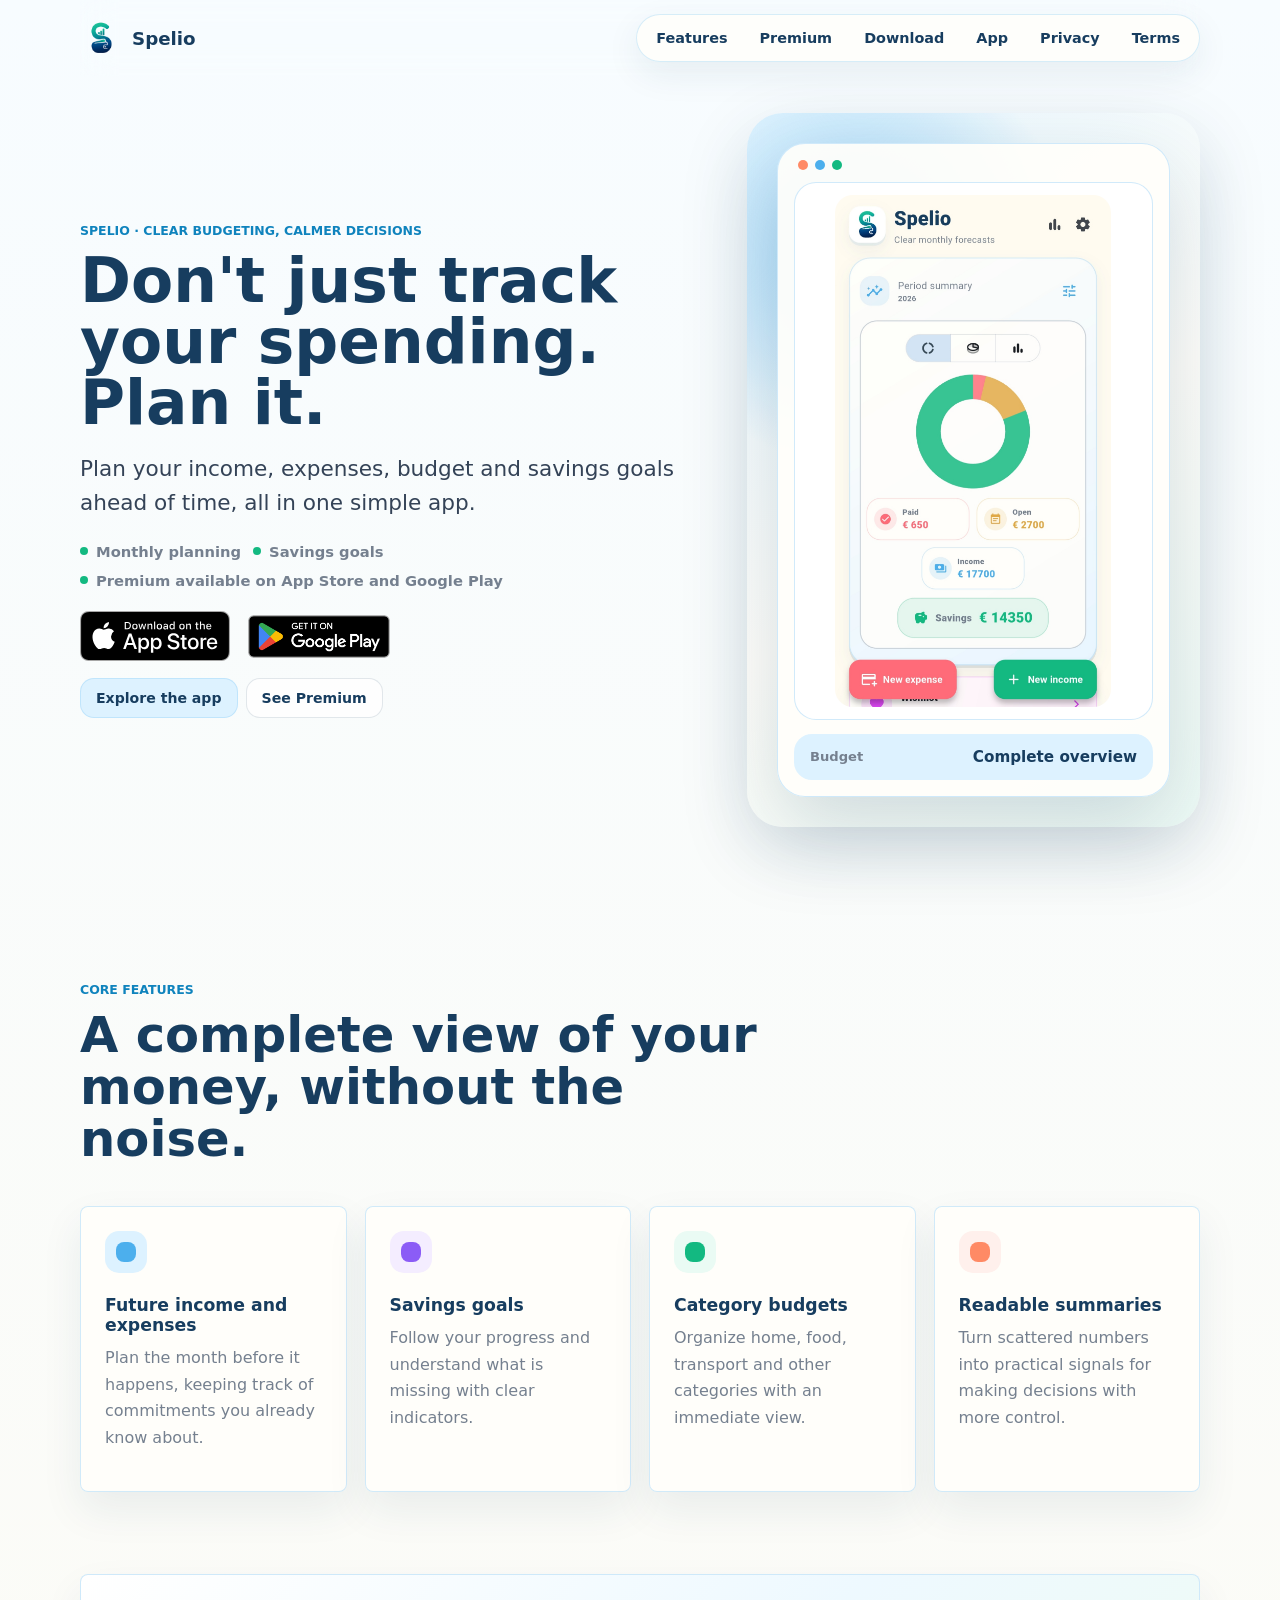
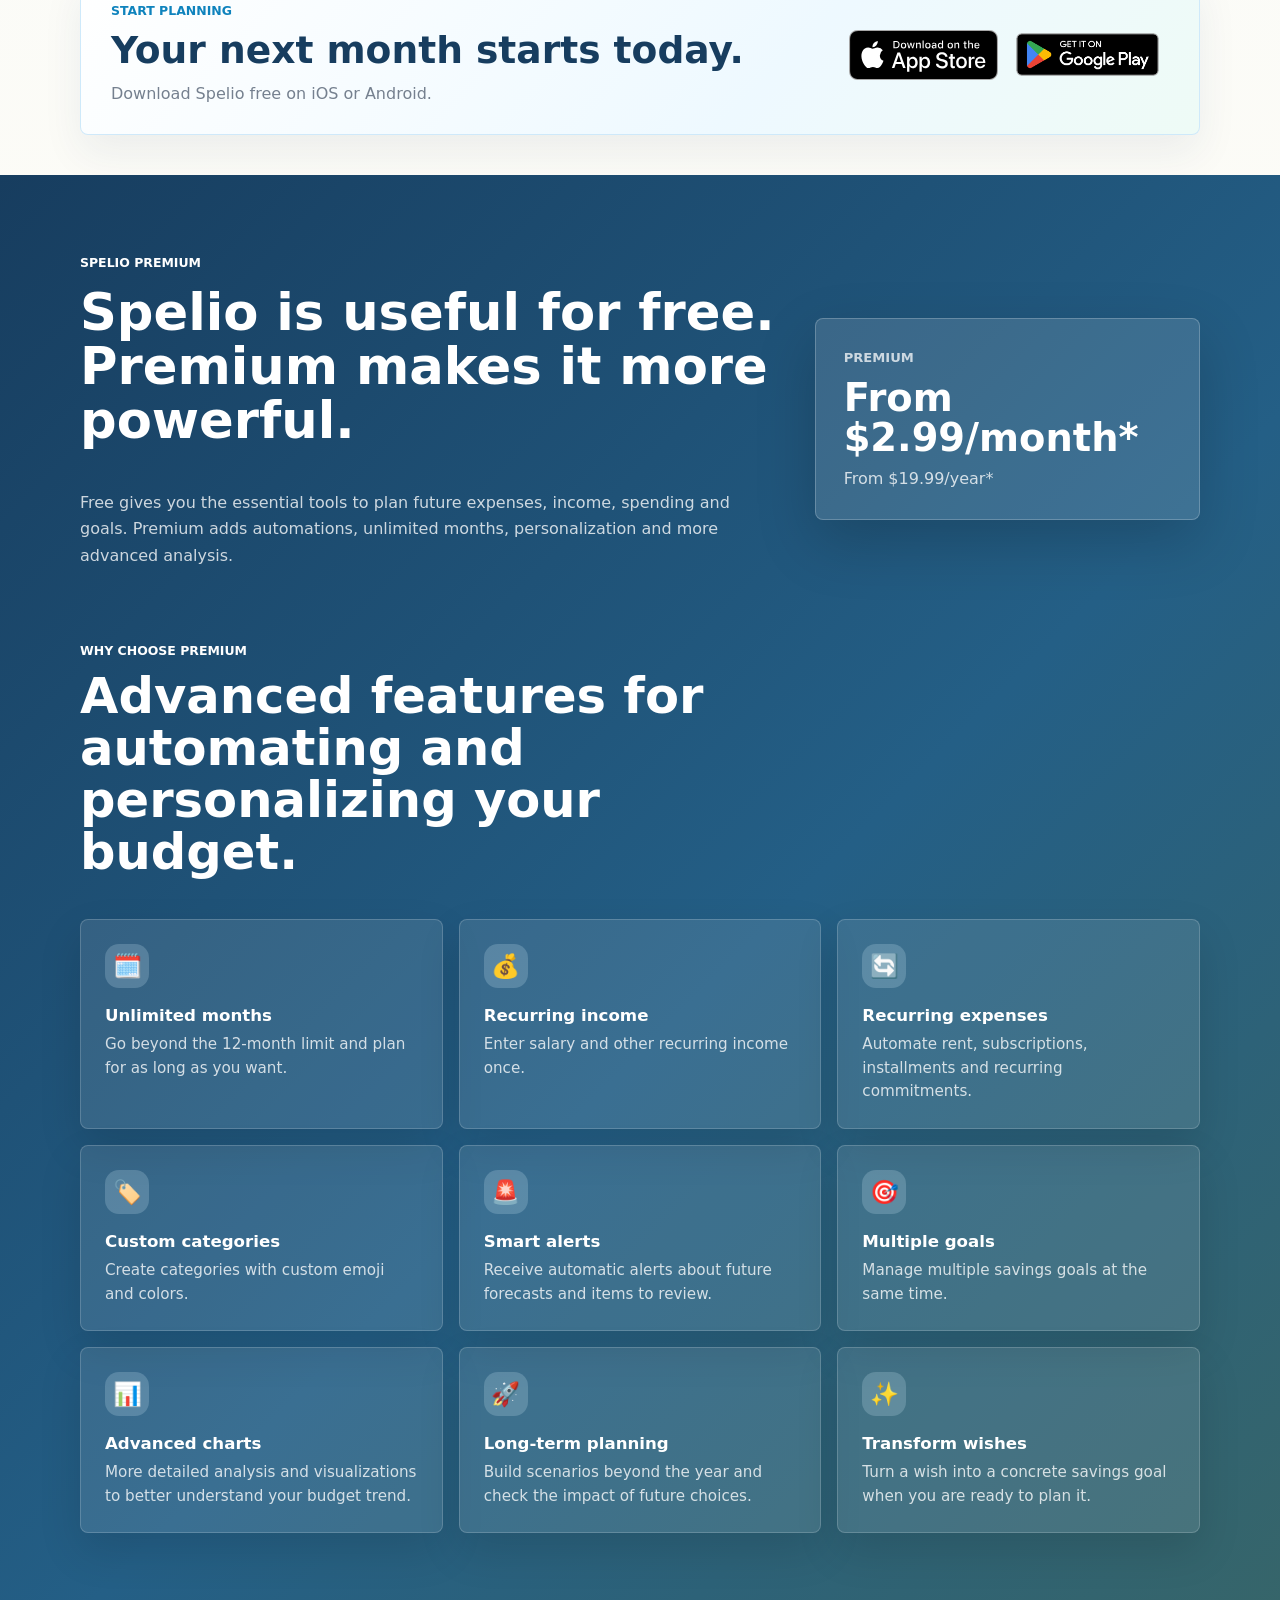
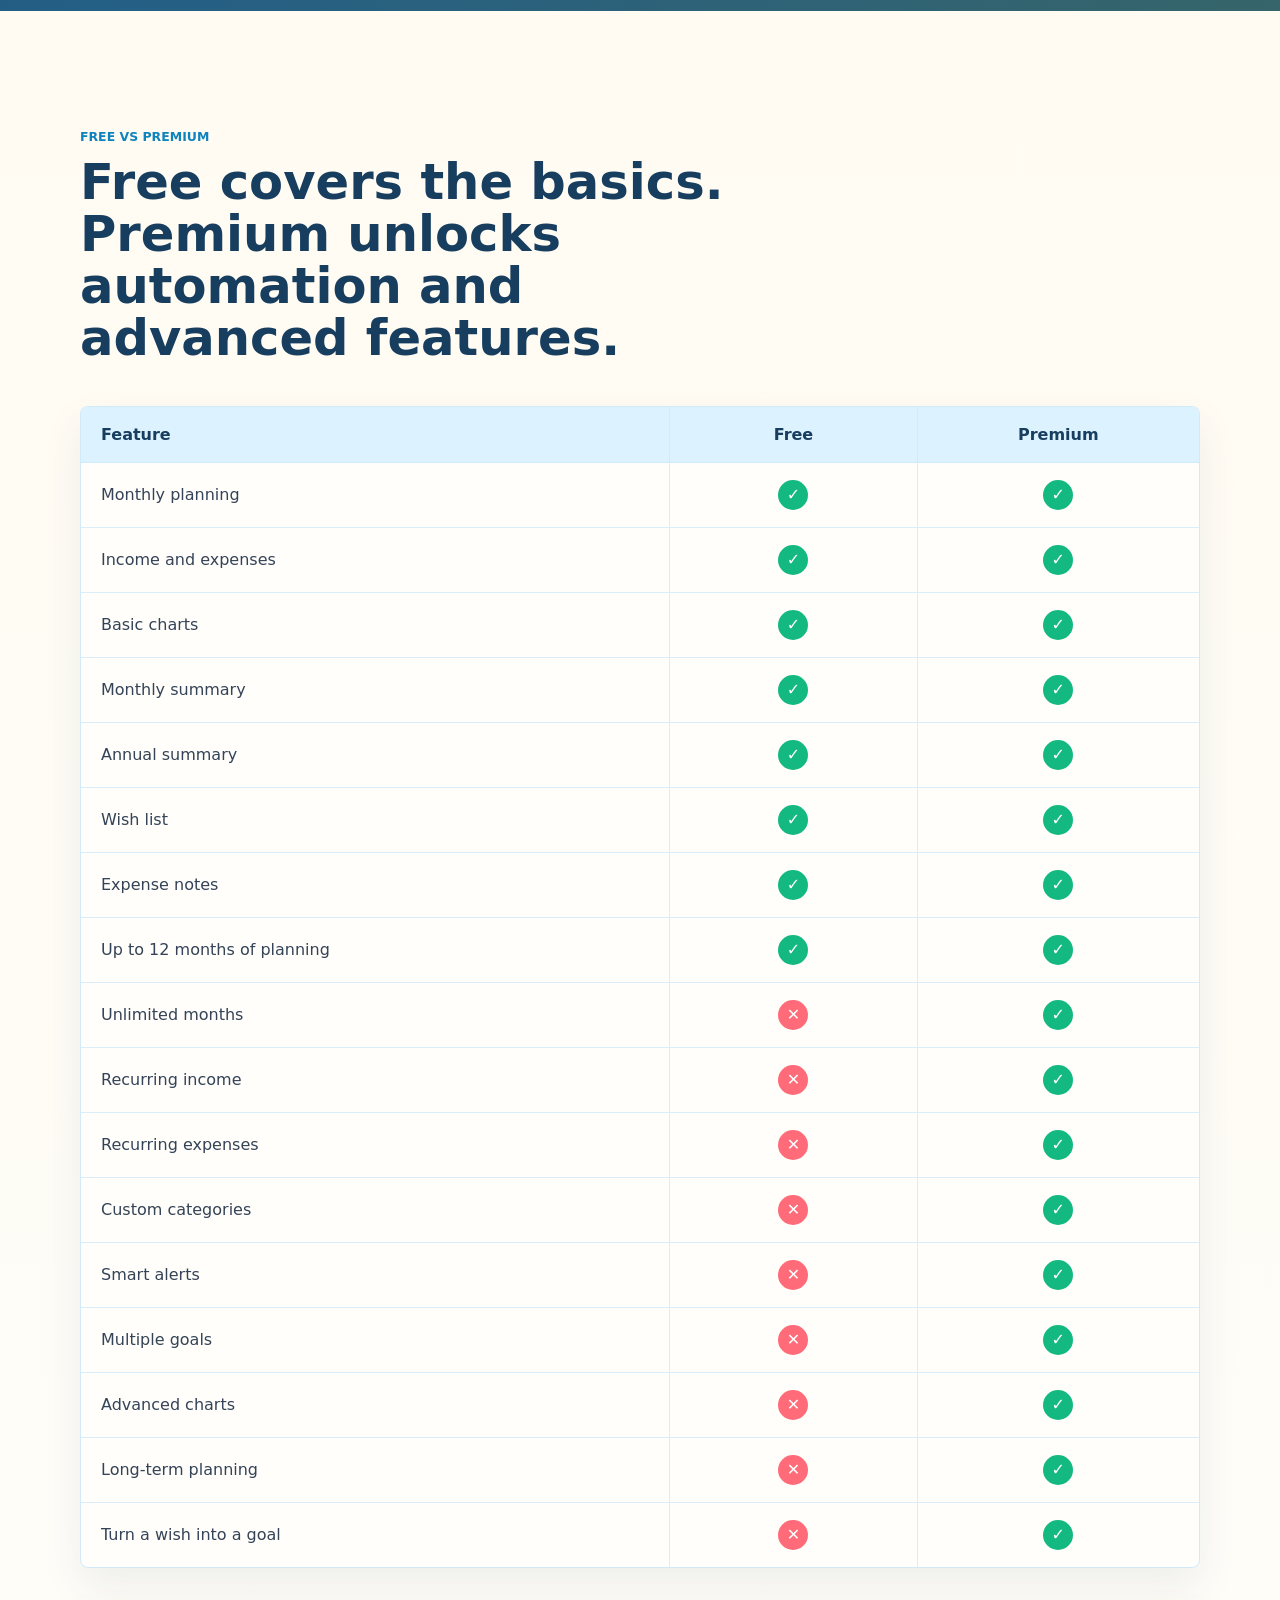
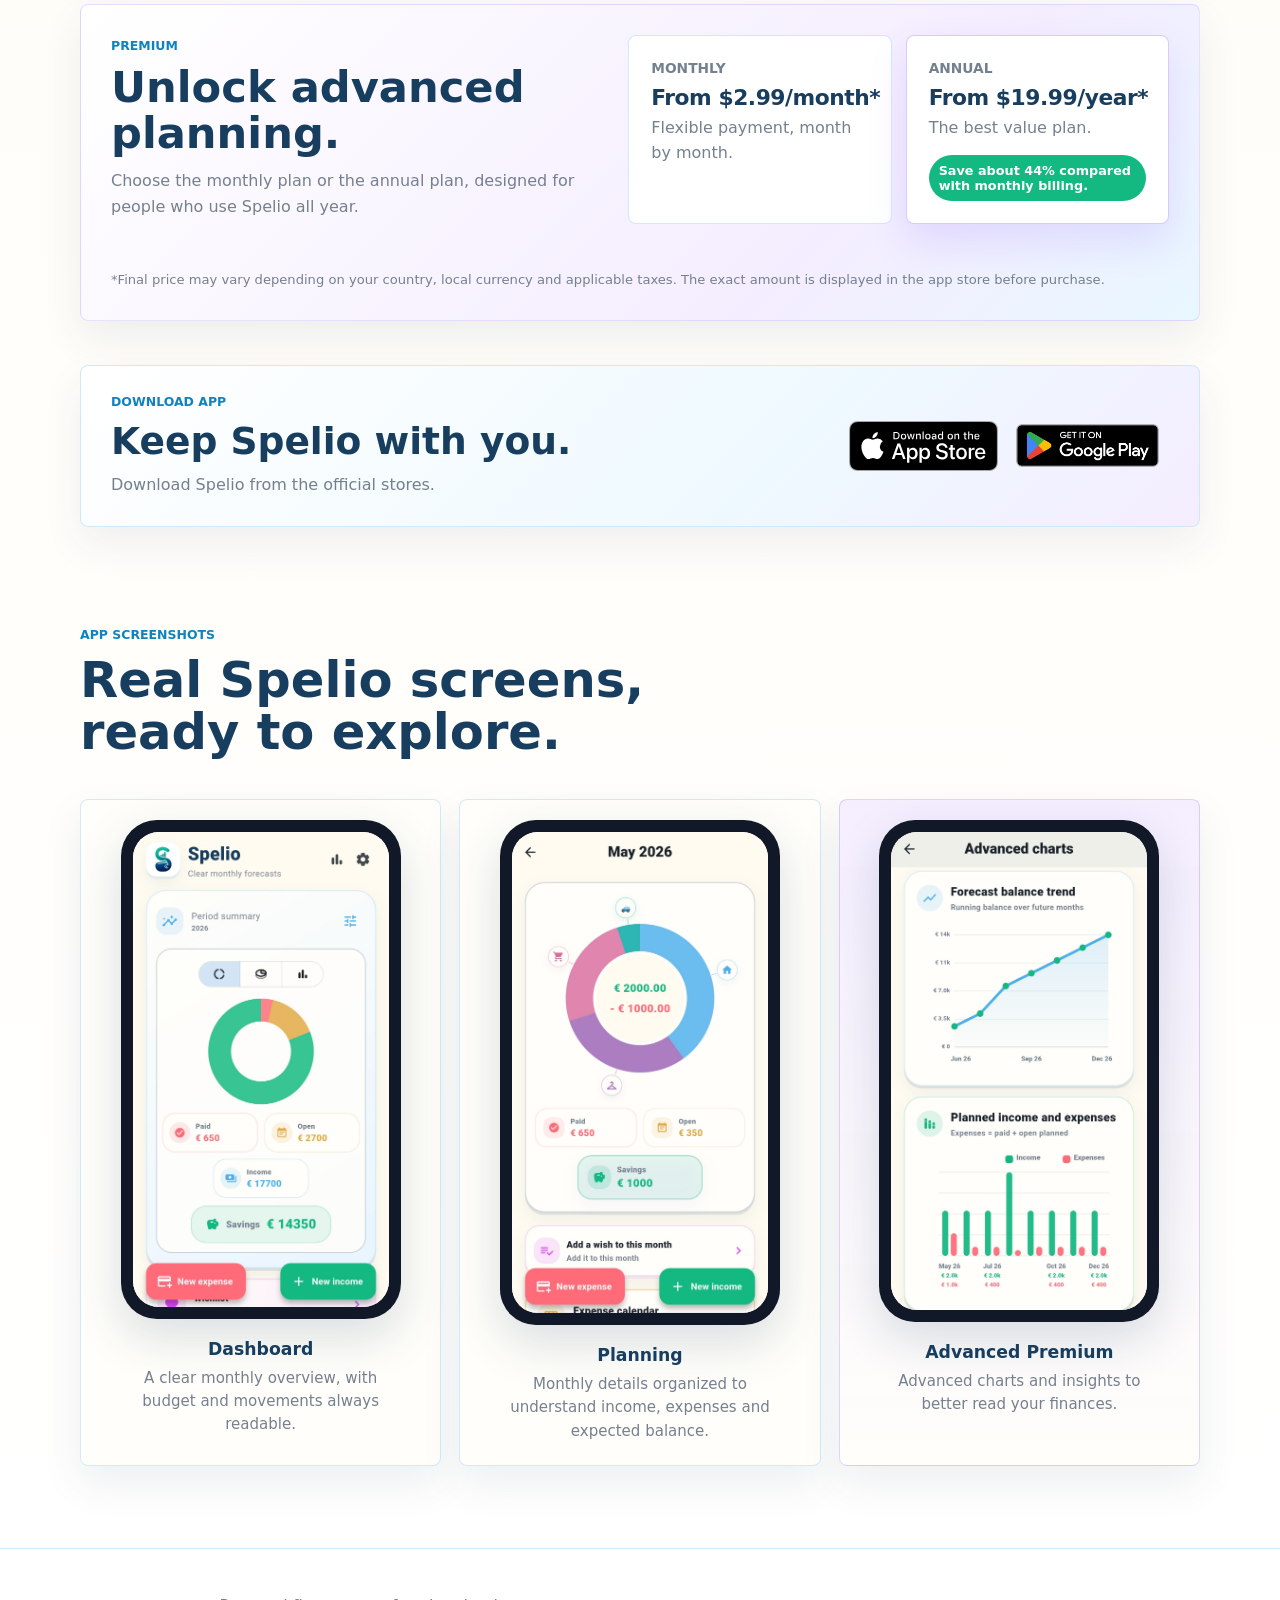
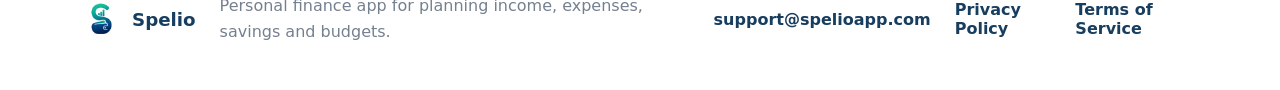
<file: index.html>
<!DOCTYPE html>
<html lang="it">
<head>
  <meta charset="utf-8">
  <meta name="viewport" content="width=device-width, initial-scale=1">
  <meta name="description" content="Spelio è l'app di budgeting per pianificare in anticipo entrate, spese, budget e obiettivi. Disponibile per iOS e Android." data-i18n-attr="content:meta.home.description">
  <title data-i18n="meta.home.title">Spelio | App di budgeting per iOS e Android</title>
  <link rel="icon" type="image/png" href="/favicon.png">
  <link rel="shortcut icon" href="/favicon.ico">
  <link rel="apple-touch-icon" href="/apple-touch-icon.png">
  <link rel="stylesheet" href="style.css?v=store-badge-fix-v1">
</head>
<body data-page="home">
  <header class="site-header">
    <a class="brand" href="index.html" aria-label="Spelio home">
      <img src="assets/app_logo_mark.png" width="256" height="256" alt="" class="brand-mark">
      <span>Spelio</span>
    </a>
    <button class="nav-toggle" type="button" aria-expanded="false" aria-controls="primary-navigation" aria-label="Apri menu di navigazione">
      <span class="nav-toggle-icon" aria-hidden="true"><span></span><span></span><span></span></span>
    </button>
    <nav id="primary-navigation" class="site-nav" aria-label="Navigazione principale" data-i18n-attr="aria-label:nav.aria">
      <a href="#features" data-i18n="nav.features">Funzioni</a>
      <a href="#premium" data-i18n="nav.premium">Premium</a>
      <a href="#download" data-i18n="nav.download">Download</a>
      <a href="#screenshots" data-i18n="nav.app">App</a>
      <a href="privacy.html" data-i18n="nav.privacy">Privacy</a>
      <a href="terms.html" data-i18n="nav.terms">Termini</a>
    </nav>
  </header>

  <main>
    <section class="hero section-shell">
      <div class="hero-copy">
        <p class="eyebrow" data-i18n="home.hero.eyebrow">Spelio · Budgeting chiaro, decisioni più serene</p>
        <h1 data-i18n="home.hero.title">Non limitarti a tracciare le spese. Pianificale.</h1>
        <p class="hero-lede" data-i18n="home.hero.lede">Pianifica in anticipo entrate, spese, budget e obiettivi di risparmio, in un'unica app semplice da usare.</p>
        <div class="trust-row" aria-label="Punti chiave" data-i18n-attr="aria-label:home.hero.trustAria">
          <span data-i18n="home.hero.trust.monthly">Pianificazione mensile</span>
          <span data-i18n="home.hero.trust.goals">Obiettivi di risparmio</span>
          <span data-i18n="home.hero.trust.premium">Più strumenti con Spelio Premium</span>
        </div>
        <div class="store-badges store-badges--hero" aria-label="Scarica Spelio" data-i18n-attr="aria-label:download.aria">
          <a class="store-badge-link store-badge-link--apple" href="https://apps.apple.com/us/app/spelio-budget-planner-goals/id6780227505" target="_blank" rel="noopener noreferrer" aria-label="Scarica Spelio dall'App Store" data-i18n-attr="aria-label:store.apple.aria" data-store="app-store" data-placement="hero">
            <img class="store-badge-image" src="assets/store-badges/app-store-it.svg" width="250" height="83" alt="Scarica su App Store" data-i18n-attr="src:store.apple.asset;alt:store.apple.alt">
          </a>
          <a class="store-badge-link store-badge-link--google" href="https://play.google.com/store/apps/details?id=com.edobozzi.spelio" target="_blank" rel="noopener noreferrer" aria-label="Scarica Spelio da Google Play" data-i18n-attr="aria-label:store.google.aria" data-store="google-play" data-placement="hero">
            <img class="store-badge-image" src="assets/store-badges/google-play-it.png" width="646" height="250" alt="Disponibile su Google Play" data-i18n-attr="src:store.google.asset;alt:store.google.alt">
          </a>
        </div>
        <div class="hero-actions">
          <a class="button button-primary" href="#screenshots" data-i18n="home.hero.primaryCta">Scopri l'app</a>
          <a class="button button-secondary" href="#premium" data-i18n="home.hero.secondaryCta">Vedi Premium</a>
        </div>
      </div>

      <div class="app-preview" aria-label="Anteprima interfaccia Spelio" data-i18n-attr="aria-label:home.preview.aria">
        <div class="hero-showcase">
          <div class="showcase-toolbar" aria-hidden="true"><span></span><span></span><span></span></div>
          <div class="hero-screen">
            <img src="assets/screenshots/home.jpg" width="1080" height="2002" alt="Schermata home completa di Spelio con riepilogo del budget e panoramica mensile" fetchpriority="high" data-i18n-attr="alt:home.preview.alt">
          </div>
          <div class="showcase-stats" aria-hidden="true">
            <span data-i18n="home.preview.badge">Budget</span>
            <strong data-i18n="home.preview.caption">Overview completa</strong>
          </div>
        </div>
      </div>
    </section>

    <section id="features" class="features section-shell">
      <div class="section-heading">
        <p class="eyebrow" data-i18n="home.features.eyebrow">Funzionalità principali</p>
        <h2 data-i18n="home.features.title">Una vista completa sul tuo denaro, senza rumore.</h2>
      </div>
      <div class="feature-grid">
        <article class="feature-card">
          <div class="feature-icon income"></div>
          <h3 data-i18n="home.features.income.title">Entrate e spese future</h3>
          <p data-i18n="home.features.income.text">Pianifica il mese prima che accada, tenendo traccia degli impegni già previsti.</p>
        </article>
        <article class="feature-card">
          <div class="feature-icon goals"></div>
          <h3 data-i18n="home.features.goals.title">Obiettivi di risparmio</h3>
          <p data-i18n="home.features.goals.text">Segui i progressi dei tuoi traguardi e capisci quanto manca con indicatori chiari.</p>
        </article>
        <article class="feature-card">
          <div class="feature-icon budget"></div>
          <h3 data-i18n="home.features.budget.title">Budget per categoria</h3>
          <p data-i18n="home.features.budget.text">Organizza casa, cibo, trasporti e altre categorie con una lettura immediata.</p>
        </article>
        <article class="feature-card">
          <div class="feature-icon insights"></div>
          <h3 data-i18n="home.features.insights.title">Riepiloghi leggibili</h3>
          <p data-i18n="home.features.insights.text">Trasforma numeri sparsi in indicazioni pratiche per decidere con più controllo.</p>
        </article>
      </div>
    </section>

    <section class="mid-download section-shell" aria-labelledby="mid-download-title">
      <div class="download-copy">
        <p class="eyebrow" data-i18n="download.mid.eyebrow">Inizia a pianificare</p>
        <h2 id="mid-download-title" data-i18n="download.mid.title">Il tuo prossimo mese comincia oggi.</h2>
        <p data-i18n="download.mid.text">Scarica Spelio gratis su iOS o Android.</p>
      </div>
      <div class="store-badges" aria-label="Scarica Spelio" data-i18n-attr="aria-label:download.aria">
        <a class="store-badge-link store-badge-link--apple" href="https://apps.apple.com/us/app/spelio-budget-planner-goals/id6780227505" target="_blank" rel="noopener noreferrer" aria-label="Scarica Spelio dall'App Store" data-i18n-attr="aria-label:store.apple.aria" data-store="app-store" data-placement="features">
          <img class="store-badge-image" src="assets/store-badges/app-store-it.svg" width="250" height="83" loading="lazy" decoding="async" alt="Scarica su App Store" data-i18n-attr="src:store.apple.asset;alt:store.apple.alt">
        </a>
        <a class="store-badge-link store-badge-link--google" href="https://play.google.com/store/apps/details?id=com.edobozzi.spelio" target="_blank" rel="noopener noreferrer" aria-label="Scarica Spelio da Google Play" data-i18n-attr="aria-label:store.google.aria" data-store="google-play" data-placement="features">
          <img class="store-badge-image" src="assets/store-badges/google-play-it.png" width="646" height="250" loading="lazy" decoding="async" alt="Disponibile su Google Play" data-i18n-attr="src:store.google.asset;alt:store.google.alt">
        </a>
      </div>
    </section>

    <section id="premium" class="premium-band">
      <div class="section-shell premium-hero">
        <div class="premium-copy">
          <p class="eyebrow" data-i18n="premium.hero.eyebrow">Spelio Premium</p>
          <h2 data-i18n="premium.hero.title">Spelio è utile già gratis. Premium lo rende più potente.</h2>
          <p data-i18n="premium.hero.text">La versione Free offre gli strumenti essenziali per pianificare spese future, entrate, uscite e obiettivi. Premium aggiunge automazioni, mesi illimitati, personalizzazione e analisi più avanzate.</p>
        </div>
        <div class="premium-price-mini">
          <span data-i18n="premium.price.label">Premium</span>
          <strong data-i18n="premium.price.monthlyLine">Da &euro;2,99/mese*</strong>
          <p data-i18n="premium.price.annualLine">Da &euro;19,99/anno*</p>
        </div>
      </div>

      <div class="section-shell premium-deep-dive">
        <div class="section-heading premium-heading">
          <p class="eyebrow" data-i18n="premium.features.eyebrow">Perché scegliere Premium</p>
          <h2 data-i18n="premium.features.title">Funzioni avanzate per chi vuole automatizzare e personalizzare il budget.</h2>
        </div>
        <div class="premium-feature-grid">
          <article class="premium-feature-card"><span class="premium-emoji" aria-hidden="true">&#128467;&#65039;</span><h3 data-i18n="premium.cards.months.title">Mesi illimitati</h3><p data-i18n="premium.cards.months.text">Supera il limite dei 12 mesi e pianifica tutto il tempo che desideri.</p></article>
          <article class="premium-feature-card"><span class="premium-emoji" aria-hidden="true">&#128176;</span><h3 data-i18n="premium.cards.recurringIncome.title">Entrate ricorrenti</h3><p data-i18n="premium.cards.recurringIncome.text">Registra stipendio e altre entrate periodiche una sola volta.</p></article>
          <article class="premium-feature-card"><span class="premium-emoji" aria-hidden="true">&#128260;</span><h3 data-i18n="premium.cards.recurringExpenses.title">Spese ricorrenti</h3><p data-i18n="premium.cards.recurringExpenses.text">Automatizza affitto, abbonamenti, rate e impegni periodici.</p></article>
          <article class="premium-feature-card"><span class="premium-emoji" aria-hidden="true">&#127991;&#65039;</span><h3 data-i18n="premium.cards.categories.title">Categorie personalizzate</h3><p data-i18n="premium.cards.categories.text">Crea categorie con emoji e colori personalizzati.</p></article>
          <article class="premium-feature-card"><span class="premium-emoji" aria-hidden="true">&#128680;</span><h3 data-i18n="premium.cards.alerts.title">Alert intelligenti</h3><p data-i18n="premium.cards.alerts.text">Ricevi avvisi automatici sulle previsioni future e sui punti da controllare.</p></article>
          <article class="premium-feature-card"><span class="premium-emoji" aria-hidden="true">&#127919;</span><h3 data-i18n="premium.cards.goals.title">Obiettivi multipli</h3><p data-i18n="premium.cards.goals.text">Gestisci più obiettivi di risparmio contemporaneamente.</p></article>
          <article class="premium-feature-card"><span class="premium-emoji" aria-hidden="true">&#128202;</span><h3 data-i18n="premium.cards.charts.title">Grafici avanzati</h3><p data-i18n="premium.cards.charts.text">Analisi e visualizzazioni più dettagliate per capire meglio l'andamento del budget.</p></article>
          <article class="premium-feature-card"><span class="premium-emoji" aria-hidden="true">&#128640;</span><h3 data-i18n="premium.cards.longTerm.title">Pianificazione a lungo termine</h3><p data-i18n="premium.cards.longTerm.text">Costruisci scenari oltre l'anno e controlla l'impatto delle scelte future.</p></article>
          <article class="premium-feature-card"><span class="premium-emoji" aria-hidden="true">&#10024;</span><h3 data-i18n="premium.cards.wishes.title">Desideri trasformabili</h3><p data-i18n="premium.cards.wishes.text">Trasforma un desiderio in un obiettivo di risparmio concreto quando vuoi iniziare a pianificarlo.</p></article>
        </div>
      </div>
    </section>

    <section class="premium-compare section-shell" aria-labelledby="premium-compare-title">
      <div class="section-heading">
        <p class="eyebrow" data-i18n="compare.eyebrow">Free vs Premium</p>
        <h2 id="premium-compare-title" data-i18n="compare.title">Free copre le basi. Premium sblocca automazioni e funzioni avanzate.</h2>
      </div>
      <div class="compare-table modern-compare" role="table" aria-label="Confronto tra Spelio Free e Spelio Premium" data-i18n-attr="aria-label:compare.aria">
        <div class="compare-row compare-head" role="row"><div role="columnheader" data-i18n="compare.header.feature">Funzionalità</div><div role="columnheader">Free</div><div role="columnheader">Premium</div></div>
        <div class="compare-row" role="row"><div role="cell" data-i18n="compare.monthlyPlanning">Pianificazione mensile</div><div role="cell"><span class="compare-status yes" aria-label="Incluso" data-i18n-attr="aria-label:compare.included">&#10003;</span></div><div role="cell"><span class="compare-status yes" aria-label="Incluso" data-i18n-attr="aria-label:compare.included">&#10003;</span></div></div>
        <div class="compare-row" role="row"><div role="cell" data-i18n="compare.inOut">Entrate e uscite</div><div role="cell"><span class="compare-status yes" aria-label="Incluso" data-i18n-attr="aria-label:compare.included">&#10003;</span></div><div role="cell"><span class="compare-status yes" aria-label="Incluso" data-i18n-attr="aria-label:compare.included">&#10003;</span></div></div>
        <div class="compare-row" role="row"><div role="cell" data-i18n="compare.baseCharts">Grafici base</div><div role="cell"><span class="compare-status yes" aria-label="Incluso" data-i18n-attr="aria-label:compare.included">&#10003;</span></div><div role="cell"><span class="compare-status yes" aria-label="Incluso" data-i18n-attr="aria-label:compare.included">&#10003;</span></div></div>
        <div class="compare-row" role="row"><div role="cell" data-i18n="compare.monthlySummary">Riepilogo mensile</div><div role="cell"><span class="compare-status yes" aria-label="Incluso" data-i18n-attr="aria-label:compare.included">&#10003;</span></div><div role="cell"><span class="compare-status yes" aria-label="Incluso" data-i18n-attr="aria-label:compare.included">&#10003;</span></div></div>
        <div class="compare-row" role="row"><div role="cell" data-i18n="compare.yearly">Riepilogo annuale</div><div role="cell"><span class="compare-status yes" aria-label="Incluso" data-i18n-attr="aria-label:compare.included">&#10003;</span></div><div role="cell"><span class="compare-status yes" aria-label="Incluso" data-i18n-attr="aria-label:compare.included">&#10003;</span></div></div>
        <div class="compare-row" role="row"><div role="cell" data-i18n="compare.wishlist">Wishlist</div><div role="cell"><span class="compare-status yes" aria-label="Incluso" data-i18n-attr="aria-label:compare.included">&#10003;</span></div><div role="cell"><span class="compare-status yes" aria-label="Incluso" data-i18n-attr="aria-label:compare.included">&#10003;</span></div></div>
        <div class="compare-row" role="row"><div role="cell" data-i18n="compare.notes">Note sulle spese</div><div role="cell"><span class="compare-status yes" aria-label="Incluso" data-i18n-attr="aria-label:compare.included">&#10003;</span></div><div role="cell"><span class="compare-status yes" aria-label="Incluso" data-i18n-attr="aria-label:compare.included">&#10003;</span></div></div>
        <div class="compare-row" role="row"><div role="cell" data-i18n="compare.twelveMonths">Fino a 12 mesi di pianificazione</div><div role="cell"><span class="compare-status yes" aria-label="Incluso" data-i18n-attr="aria-label:compare.included">&#10003;</span></div><div role="cell"><span class="compare-status yes" aria-label="Incluso" data-i18n-attr="aria-label:compare.included">&#10003;</span></div></div>
        <div class="compare-row" role="row"><div role="cell" data-i18n="compare.unlimitedMonths">Mesi illimitati</div><div role="cell"><span class="compare-status no" aria-label="Non incluso" data-i18n-attr="aria-label:compare.notIncluded">&#10005;</span></div><div role="cell"><span class="compare-status yes" aria-label="Incluso" data-i18n-attr="aria-label:compare.included">&#10003;</span></div></div>
        <div class="compare-row" role="row"><div role="cell" data-i18n="compare.recurringIncome">Entrate ricorrenti</div><div role="cell"><span class="compare-status no" aria-label="Non incluso" data-i18n-attr="aria-label:compare.notIncluded">&#10005;</span></div><div role="cell"><span class="compare-status yes" aria-label="Incluso" data-i18n-attr="aria-label:compare.included">&#10003;</span></div></div>
        <div class="compare-row" role="row"><div role="cell" data-i18n="compare.recurringExpenses">Spese ricorrenti</div><div role="cell"><span class="compare-status no" aria-label="Non incluso" data-i18n-attr="aria-label:compare.notIncluded">&#10005;</span></div><div role="cell"><span class="compare-status yes" aria-label="Incluso" data-i18n-attr="aria-label:compare.included">&#10003;</span></div></div>
        <div class="compare-row" role="row"><div role="cell" data-i18n="compare.customCategories">Categorie personalizzate</div><div role="cell"><span class="compare-status no" aria-label="Non incluso" data-i18n-attr="aria-label:compare.notIncluded">&#10005;</span></div><div role="cell"><span class="compare-status yes" aria-label="Incluso" data-i18n-attr="aria-label:compare.included">&#10003;</span></div></div>
        <div class="compare-row" role="row"><div role="cell" data-i18n="compare.smartAlerts">Alert intelligenti</div><div role="cell"><span class="compare-status no" aria-label="Non incluso" data-i18n-attr="aria-label:compare.notIncluded">&#10005;</span></div><div role="cell"><span class="compare-status yes" aria-label="Incluso" data-i18n-attr="aria-label:compare.included">&#10003;</span></div></div>
        <div class="compare-row" role="row"><div role="cell" data-i18n="compare.multipleGoals">Obiettivi multipli</div><div role="cell"><span class="compare-status no" aria-label="Non incluso" data-i18n-attr="aria-label:compare.notIncluded">&#10005;</span></div><div role="cell"><span class="compare-status yes" aria-label="Incluso" data-i18n-attr="aria-label:compare.included">&#10003;</span></div></div>
        <div class="compare-row" role="row"><div role="cell" data-i18n="compare.advancedCharts">Grafici avanzati</div><div role="cell"><span class="compare-status no" aria-label="Non incluso" data-i18n-attr="aria-label:compare.notIncluded">&#10005;</span></div><div role="cell"><span class="compare-status yes" aria-label="Incluso" data-i18n-attr="aria-label:compare.included">&#10003;</span></div></div>
        <div class="compare-row" role="row"><div role="cell" data-i18n="compare.longTerm">Pianificazione a lungo termine</div><div role="cell"><span class="compare-status no" aria-label="Non incluso" data-i18n-attr="aria-label:compare.notIncluded">&#10005;</span></div><div role="cell"><span class="compare-status yes" aria-label="Incluso" data-i18n-attr="aria-label:compare.included">&#10003;</span></div></div>
        <div class="compare-row" role="row"><div role="cell" data-i18n="compare.wishToGoal">Trasforma desiderio in obiettivo</div><div role="cell"><span class="compare-status no" aria-label="Non incluso" data-i18n-attr="aria-label:compare.notIncluded">&#10005;</span></div><div role="cell"><span class="compare-status yes" aria-label="Incluso" data-i18n-attr="aria-label:compare.included">&#10003;</span></div></div>
      </div>
    </section>

    <section class="premium-cta section-shell" aria-label="Prezzi Spelio Premium" data-i18n-attr="aria-label:premium.cta.aria">
      <div class="premium-price-copy">
        <p class="eyebrow" data-i18n="premium.cta.eyebrow">Premium</p>
        <h2 data-i18n="premium.cta.title">Sblocca la pianificazione avanzata.</h2>
        <p data-i18n="premium.cta.text">Scegli il piano mensile oppure il piano annuale, pensato per chi usa Spelio tutto l'anno.</p>
      </div>
      <div class="price-cards">
        <article class="price-card"><span data-i18n="premium.cta.monthly">Mensile</span><strong data-i18n="premium.cta.monthlyPrice">Da &euro;2,99/mese*</strong><p data-i18n="premium.cta.monthlyText">Pagamento flessibile, mese per mese.</p></article>
        <article class="price-card highlighted-price"><span data-i18n="premium.cta.annual">Annuale</span><strong data-i18n="premium.cta.annualPrice">Da &euro;19,99/anno*</strong><p data-i18n="premium.cta.annualText">Il piano più conveniente.</p><em data-i18n="premium.cta.savings">Risparmi circa il 44% rispetto al mensile.</em></article>
      </div>
      <p class="pricing-note" data-i18n="premium.pricingNote">*Il prezzo finale può variare in base al Paese, alla valuta locale e alle eventuali imposte applicabili. L'importo esatto viene mostrato nello store prima dell'acquisto.</p>
    </section>

    <section id="download" class="download-section section-shell">
      <div class="download-copy">
        <p class="eyebrow" data-i18n="download.eyebrow">Download app</p>
        <h2 data-i18n="download.title">Porta Spelio sempre con te.</h2>
        <p data-i18n="download.text">Scarica Spelio dagli store ufficiali.</p>
      </div>
      <div class="store-badges" aria-label="Scarica Spelio" data-i18n-attr="aria-label:download.aria">
        <a class="store-badge-link store-badge-link--apple" href="https://apps.apple.com/us/app/spelio-budget-planner-goals/id6780227505" target="_blank" rel="noopener noreferrer" aria-label="Scarica Spelio dall'App Store" data-i18n-attr="aria-label:store.apple.aria" data-store="app-store" data-placement="download">
          <img class="store-badge-image" src="assets/store-badges/app-store-it.svg" width="250" height="83" loading="lazy" decoding="async" alt="Scarica su App Store" data-i18n-attr="src:store.apple.asset;alt:store.apple.alt">
        </a>
        <a class="store-badge-link store-badge-link--google" href="https://play.google.com/store/apps/details?id=com.edobozzi.spelio" target="_blank" rel="noopener noreferrer" aria-label="Scarica Spelio da Google Play" data-i18n-attr="aria-label:store.google.aria" data-store="google-play" data-placement="download">
          <img class="store-badge-image" src="assets/store-badges/google-play-it.png" width="646" height="250" loading="lazy" decoding="async" alt="Disponibile su Google Play" data-i18n-attr="src:store.google.asset;alt:store.google.alt">
        </a>
      </div>
    </section>

    <section id="screenshots" class="screenshots section-shell">
      <div class="section-heading">
        <p class="eyebrow" data-i18n="screens.eyebrow">Screenshot app</p>
        <h2 data-i18n="screens.title">Le schermate reali di Spelio, pronte da esplorare.</h2>
      </div>
      <div class="screenshot-grid">
        <article class="screenshot-card"><figure class="phone-frame"><div class="phone-screen"><img src="assets/screenshots/home.jpg" width="1080" height="2002" loading="lazy" decoding="async" alt="Home completa di Spelio con riepilogo del mese, budget e movimenti recenti" data-i18n-attr="alt:screens.dashboard.alt"></div></figure><h3 data-i18n="screens.dashboard.title">Dashboard</h3><p data-i18n="screens.dashboard.text">Una panoramica chiara del mese, con budget e movimenti sempre leggibili.</p></article>
        <article class="screenshot-card"><figure class="phone-frame"><div class="phone-screen"><img src="assets/screenshots/month-detail.jpg" width="1080" height="2029" loading="lazy" decoding="async" alt="Schermata completa del dettaglio mensile di Spelio con entrate, uscite e pianificazione del periodo" data-i18n-attr="alt:screens.planning.alt"></div></figure><h3 data-i18n="screens.planning.title">Pianificazione</h3><p data-i18n="screens.planning.text">Dettagli mensili ordinati per capire entrate, uscite e saldo previsto.</p></article>
        <article class="screenshot-card premium-screenshot"><figure class="phone-frame"><div class="phone-screen"><img src="assets/screenshots/advanced-charts.jpg" width="1080" height="2015" loading="lazy" decoding="async" alt="Schermata Premium completa di Spelio con grafici avanzati e analisi del budget" data-i18n-attr="alt:screens.premium.alt"></div></figure><h3 data-i18n="screens.premium.title">Premium avanzato</h3><p data-i18n="screens.premium.text">Grafici e insight avanzati per leggere meglio l'andamento delle finanze.</p></article>
      </div>
    </section>
  </main>

  <footer class="site-footer">
    <div class="footer-inner">
      <a class="brand footer-brand" href="index.html"><img src="assets/app_logo_mark.png" width="256" height="256" alt="" class="brand-mark"><span>Spelio</span></a>
      <p data-i18n="footer.text">App di finanza personale per pianificare entrate, spese, risparmi e budget.</p>
      <a class="support-link" href="mailto:support@spelioapp.com" data-i18n="footer.support">support@spelioapp.com</a>
      <nav aria-label="Documenti legali" data-i18n-attr="aria-label:footer.legalAria"><a href="privacy.html" data-i18n="footer.privacy">Informativa privacy</a><a href="terms.html" data-i18n="footer.terms">Termini di servizio</a></nav>
    </div>
  </footer>
  <script src="localize.js?v=english-copy-v2"></script>
  <script src="navigation.js?v=mobile-menu"></script>
</body>
</html>
</file>
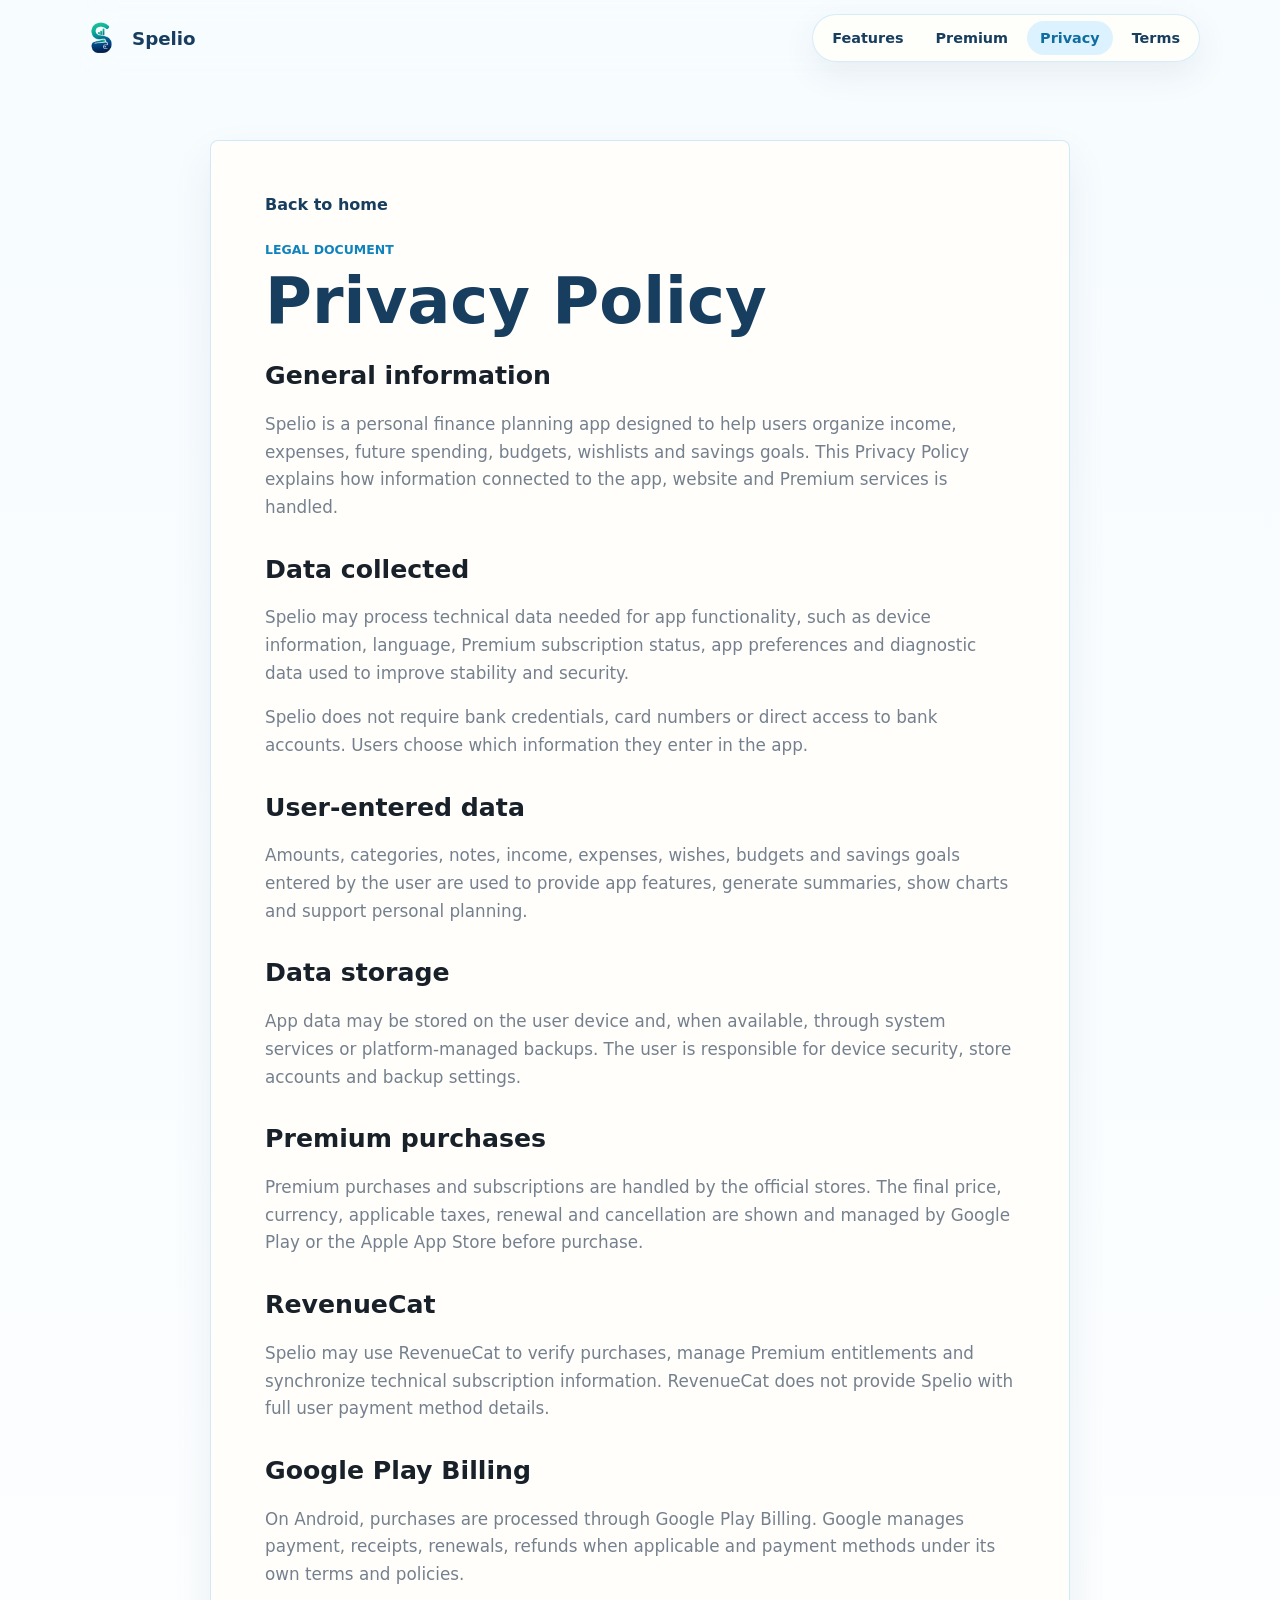
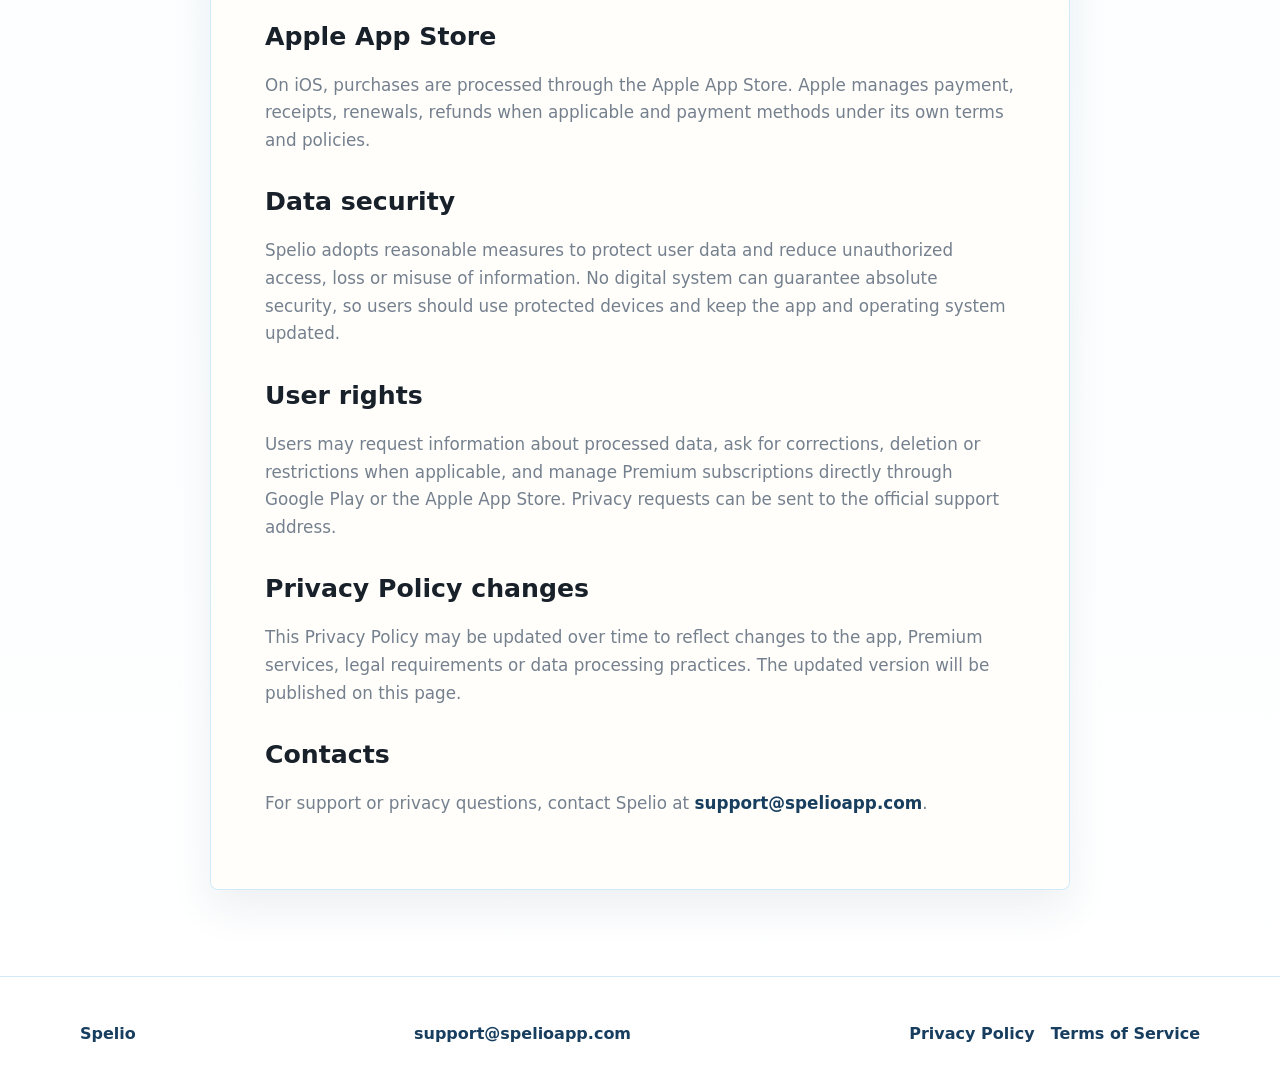
<file: privacy.html>
<!DOCTYPE html>
<html lang="it">
<head>
  <meta charset="utf-8">
  <meta name="viewport" content="width=device-width, initial-scale=1">
  <meta name="description" content="Informativa privacy di Spelio." data-i18n-attr="content:meta.privacy.description">
  <title data-i18n="meta.privacy.title">Informativa privacy | Spelio</title>
  <link rel="icon" type="image/png" href="/favicon.png">
  <link rel="shortcut icon" href="/favicon.ico">
  <link rel="apple-touch-icon" href="/apple-touch-icon.png">
  <link rel="stylesheet" href="style.css">
</head>
<body class="legal-page" data-page="privacy">
  <header class="site-header">
    <a class="brand" href="index.html" aria-label="Spelio home"><img src="assets/app_logo_mark.png" alt="" class="brand-mark"><span>Spelio</span></a>
    <nav class="site-nav" aria-label="Navigazione principale" data-i18n-attr="aria-label:nav.aria">
      <a href="index.html#features" data-i18n="nav.features">Funzioni</a>
      <a href="index.html#premium" data-i18n="nav.premium">Premium</a>
      <a href="privacy.html" aria-current="page" data-i18n="nav.privacy">Privacy</a>
      <a href="terms.html" data-i18n="nav.terms">Termini</a>
    </nav>
  </header>

  <main class="legal-shell">
    <article class="legal-card">
      <a class="back-link" href="index.html" data-i18n="legal.back">Torna alla home</a>
      <p class="eyebrow" data-i18n="legal.eyebrow">Documento legale</p>
      <h1 data-i18n="privacy.title">Informativa privacy</h1>
      <div class="legal-content">
        <section><h2 data-i18n="privacy.general.title">Informazioni generali</h2><p data-i18n="privacy.general.text">Spelio è un'app di pianificazione finanziaria personale progettata per aiutare gli utenti a organizzare entrate, uscite, spese future, budget, wishlist e obiettivi di risparmio. Questa Privacy Policy spiega come vengono trattate le informazioni collegate all'utilizzo dell'app, del sito e dei servizi Premium.</p></section>
        <section><h2 data-i18n="privacy.data.title">Dati raccolti</h2><p data-i18n="privacy.data.text1">Spelio può trattare dati tecnici necessari al funzionamento dell'app, come informazioni sul dispositivo, lingua, stato dell'abbonamento Premium, preferenze dell'app e dati diagnostici utili a migliorare stabilità e sicurezza.</p><p data-i18n="privacy.data.text2">Spelio non richiede credenziali bancarie, numeri di carta o accesso diretto a conti correnti. Gli utenti scelgono liberamente quali informazioni inserire nell'app.</p></section>
        <section><h2 data-i18n="privacy.userData.title">Dati inseriti dall'utente</h2><p data-i18n="privacy.userData.text">Gli importi, le categorie, le note, le entrate, le uscite, i desideri, i budget e gli obiettivi inseriti dall'utente sono usati per fornire le funzionalità dell'app, generare riepiloghi, mostrare grafici e aiutare nella pianificazione personale.</p></section>
        <section><h2 data-i18n="privacy.storage.title">Archiviazione dati</h2><p data-i18n="privacy.storage.text">I dati dell'app possono essere archiviati sul dispositivo dell'utente e, quando disponibili, tramite servizi di sistema o backup gestiti dalla piattaforma. L'utente è responsabile della sicurezza del proprio dispositivo, degli account store e delle impostazioni di backup.</p></section>
        <section><h2 data-i18n="privacy.premium.title">Acquisti Premium</h2><p data-i18n="privacy.premium.text">Gli acquisti e gli abbonamenti Premium sono gestiti dagli store ufficiali. Il prezzo finale, la valuta, le tasse applicabili, il rinnovo e l'annullamento vengono mostrati e gestiti da Google Play o Apple App Store prima dell'acquisto.</p></section>
        <section><h2 data-i18n="privacy.revenuecat.title">RevenueCat</h2><p data-i18n="privacy.revenuecat.text">Spelio può usare RevenueCat per verificare lo stato degli acquisti, gestire entitlement Premium e sincronizzare informazioni tecniche sugli abbonamenti. RevenueCat non fornisce a Spelio i dati completi dei metodi di pagamento dell'utente.</p></section>
        <section><h2 data-i18n="privacy.google.title">Google Play Billing</h2><p data-i18n="privacy.google.text">Su Android, gli acquisti sono elaborati tramite Google Play Billing. Google gestisce pagamento, ricevute, rinnovi, rimborsi quando applicabili e metodi di pagamento secondo le proprie condizioni e informative.</p></section>
        <section><h2 data-i18n="privacy.apple.title">Apple App Store</h2><p data-i18n="privacy.apple.text">Su iOS, gli acquisti sono elaborati tramite Apple App Store. Apple gestisce pagamento, ricevute, rinnovi, rimborsi quando applicabili e metodi di pagamento secondo le proprie condizioni e informative.</p></section>
        <section><h2 data-i18n="privacy.security.title">Sicurezza dei dati</h2><p data-i18n="privacy.security.text">Spelio adotta misure ragionevoli per proteggere i dati dell'utente e ridurre accessi non autorizzati, perdita o uso improprio delle informazioni. Nessun sistema digitale può tuttavia garantire sicurezza assoluta; per questo è importante usare dispositivi protetti e mantenere aggiornati app e sistema operativo.</p></section>
        <section><h2 data-i18n="privacy.rights.title">Diritti dell'utente</h2><p data-i18n="privacy.rights.text">L'utente può richiedere informazioni sui dati trattati, chiedere correzioni, cancellazioni o limitazioni quando applicabile, e gestire gli abbonamenti Premium direttamente tramite Google Play o Apple App Store. Le richieste privacy possono essere inviate all'indirizzo ufficiale di supporto.</p></section>
        <section><h2 data-i18n="privacy.changes.title">Modifiche alla Privacy Policy</h2><p data-i18n="privacy.changes.text">Questa Privacy Policy può essere aggiornata nel tempo per riflettere modifiche all'app, ai servizi Premium, ai requisiti legali o alle modalità di trattamento dei dati. La versione aggiornata sarà pubblicata su questa pagina.</p></section>
        <section><h2 data-i18n="privacy.contact.title">Contatti</h2><p data-i18n="privacy.contact.text">Per assistenza o domande sulla privacy, contatta Spelio all'indirizzo <a href="mailto:support@spelioapp.com">support@spelioapp.com</a>.</p></section>
      </div>
    </article>
  </main>

  <footer class="site-footer compact-footer"><div class="footer-inner"><p>Spelio</p><a class="support-link" href="mailto:support@spelioapp.com" data-i18n="footer.support">support@spelioapp.com</a><nav aria-label="Documenti legali" data-i18n-attr="aria-label:footer.legalAria"><a href="privacy.html" data-i18n="footer.privacy">Informativa privacy</a><a href="terms.html" data-i18n="footer.terms">Termini di servizio</a></nav></div></footer>
  <script src="localize.js"></script>
</body>
</html>
</file>
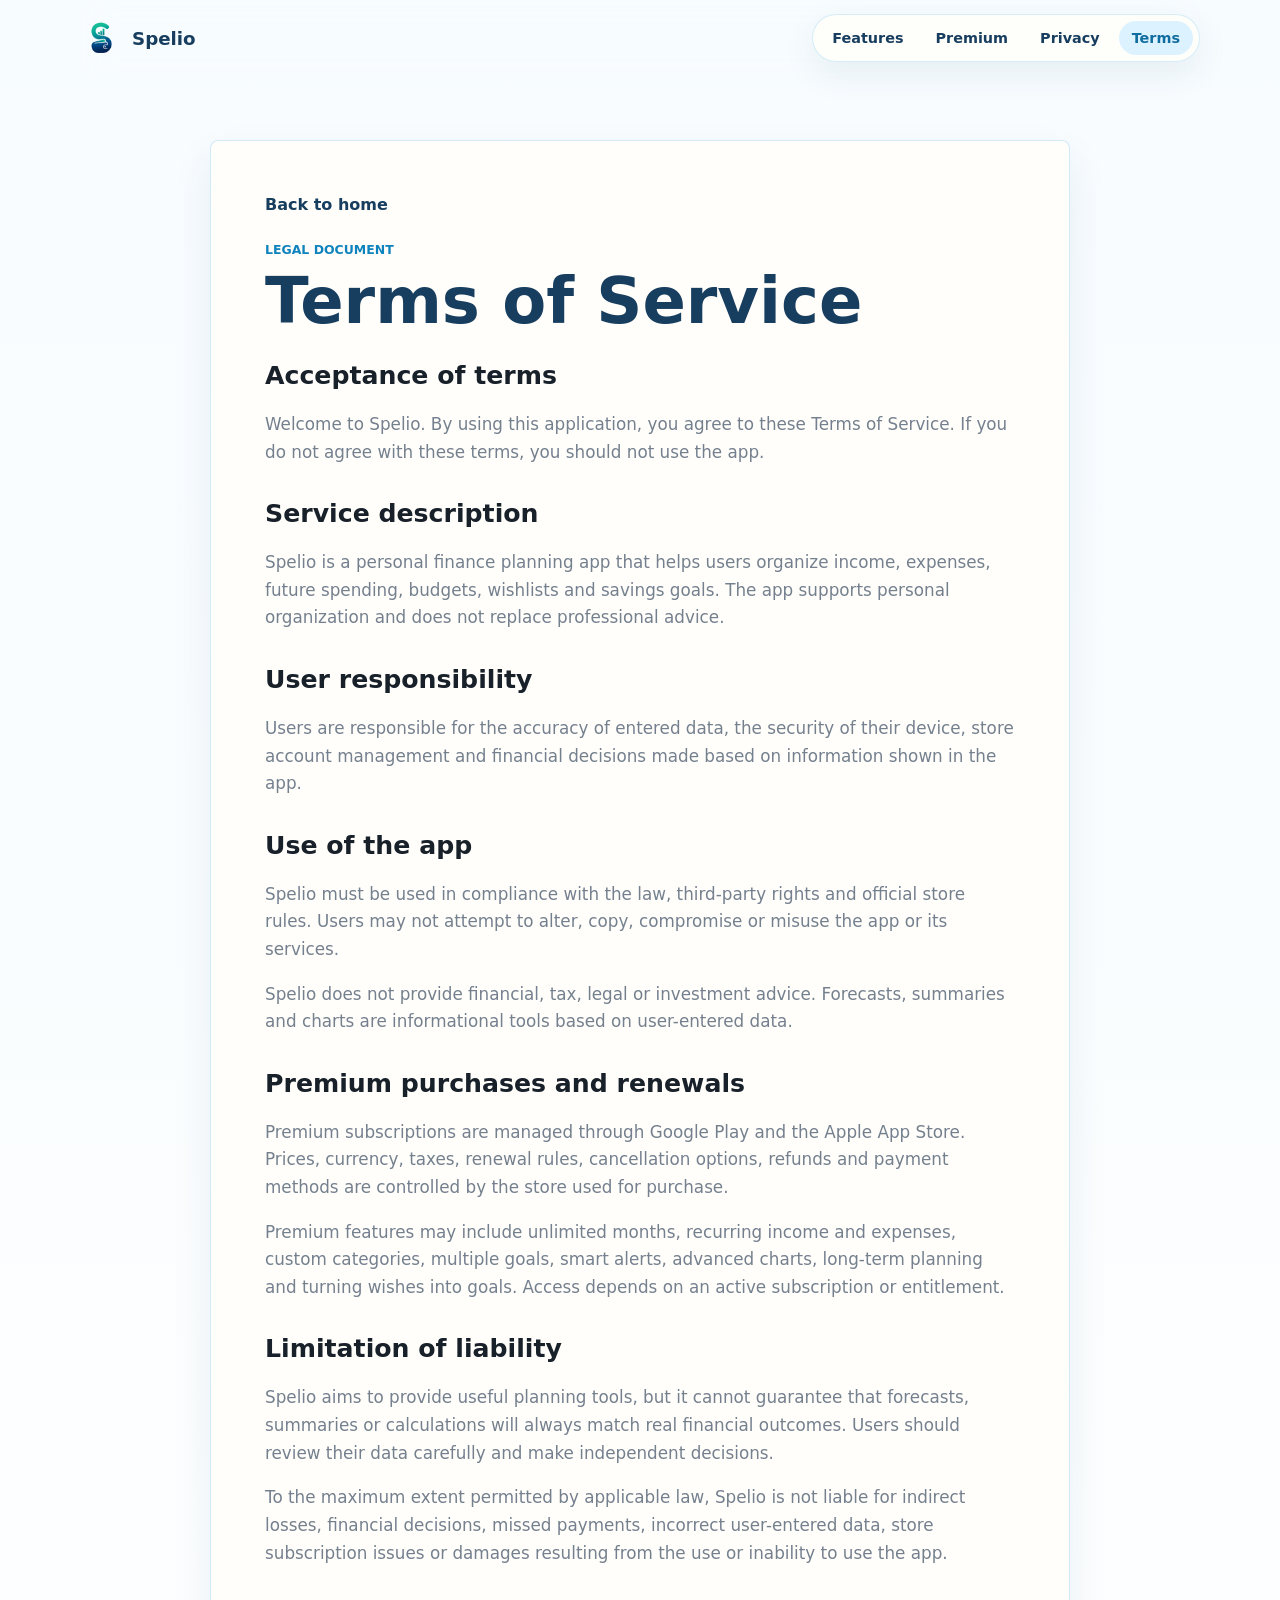
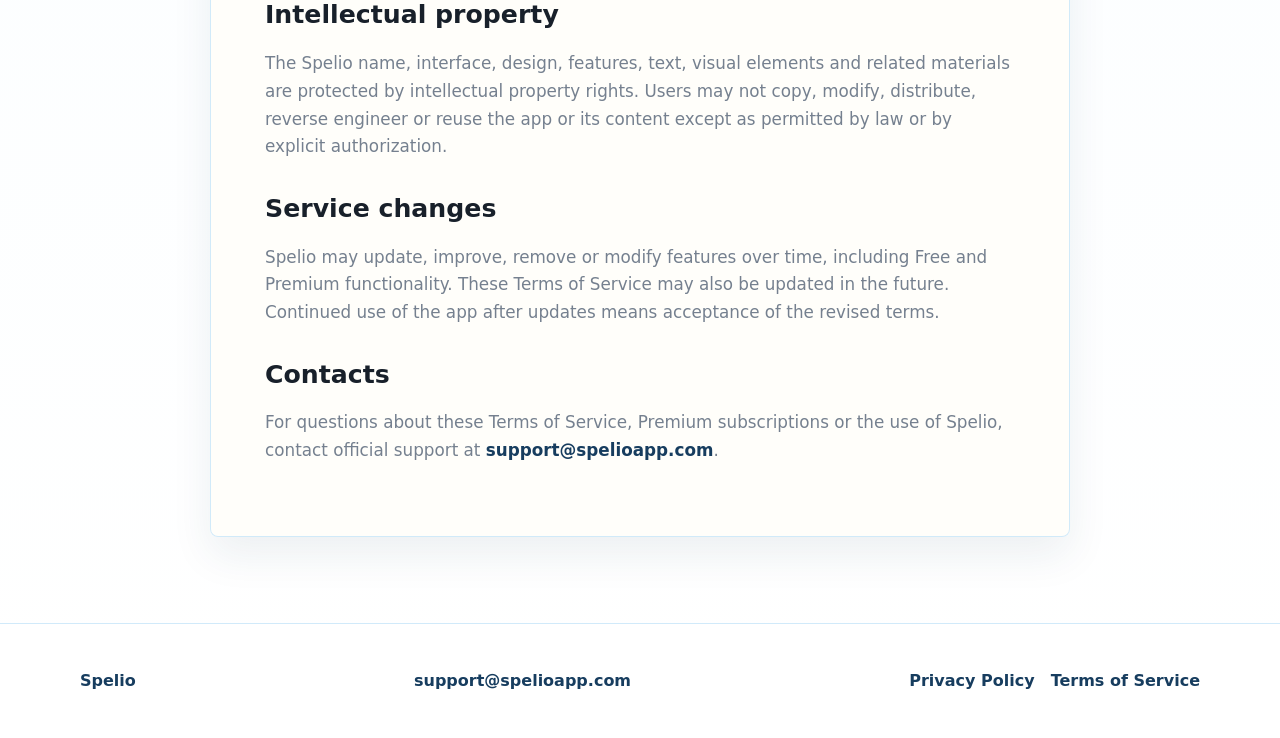
<file: terms.html>
<!DOCTYPE html>
<html lang="it">
<head>
  <meta charset="utf-8">
  <meta name="viewport" content="width=device-width, initial-scale=1">
  <meta name="description" content="Termini di servizio di Spelio." data-i18n-attr="content:meta.terms.description">
  <title data-i18n="meta.terms.title">Termini di servizio | Spelio</title>
  <link rel="icon" type="image/png" href="/favicon.png">
  <link rel="shortcut icon" href="/favicon.ico">
  <link rel="apple-touch-icon" href="/apple-touch-icon.png">
  <link rel="stylesheet" href="style.css">
</head>
<body class="legal-page" data-page="terms">
  <header class="site-header">
    <a class="brand" href="index.html" aria-label="Spelio home"><img src="assets/app_logo_mark.png" alt="" class="brand-mark"><span>Spelio</span></a>
    <nav class="site-nav" aria-label="Navigazione principale" data-i18n-attr="aria-label:nav.aria">
      <a href="index.html#features" data-i18n="nav.features">Funzioni</a>
      <a href="index.html#premium" data-i18n="nav.premium">Premium</a>
      <a href="privacy.html" data-i18n="nav.privacy">Privacy</a>
      <a href="terms.html" aria-current="page" data-i18n="nav.terms">Termini</a>
    </nav>
  </header>

  <main class="legal-shell">
    <article class="legal-card">
      <a class="back-link" href="index.html" data-i18n="legal.back">Torna alla home</a>
      <p class="eyebrow" data-i18n="legal.eyebrow">Documento legale</p>
      <h1 data-i18n="terms.title">Termini di servizio</h1>
      <div class="legal-content">
        <section><h2 data-i18n="terms.accept.title">Accettazione dei termini</h2><p data-i18n="terms.accept.text">Benvenuto in Spelio. Utilizzando questa applicazione accetti questi Terms of Service. Se non accetti questi termini, non dovresti utilizzare l'app.</p></section>
        <section><h2 data-i18n="terms.description.title">Descrizione del servizio</h2><p data-i18n="terms.description.text">Spelio è un'app di pianificazione finanziaria personale che aiuta gli utenti a organizzare entrate, uscite, spese future, budget, wishlist e obiettivi di risparmio. L'app è pensata per supportare l'organizzazione personale e non sostituisce consulenza professionale.</p></section>
        <section><h2 data-i18n="terms.responsibility.title">Responsabilità dell'utente</h2><p data-i18n="terms.responsibility.text">Gli utenti sono responsabili dell'accuratezza dei dati inseriti, della sicurezza del proprio dispositivo, della gestione degli account store e delle decisioni finanziarie prese sulla base delle informazioni mostrate nell'app.</p></section>
        <section><h2 data-i18n="terms.use.title">Uso dell'app</h2><p data-i18n="terms.use.text1">Spelio deve essere utilizzata nel rispetto della legge, dei diritti di terzi e delle regole degli store ufficiali. Non è consentito tentare di alterare, copiare, compromettere o usare impropriamente l'app o i suoi servizi.</p><p data-i18n="terms.use.text2">Spelio non fornisce consulenza finanziaria, fiscale, legale o di investimento. Previsioni, riepiloghi e grafici sono strumenti informativi basati sui dati inseriti dall'utente.</p></section>
        <section><h2 data-i18n="terms.premium.title">Acquisti e rinnovi Premium</h2><p data-i18n="terms.premium.text1">Gli abbonamenti Premium sono gestiti tramite Google Play e Apple App Store. Prezzi, valuta, tasse, regole di rinnovo, opzioni di annullamento, rimborsi e metodi di pagamento sono controllati dallo store utilizzato per l'acquisto.</p><p data-i18n="terms.premium.text2">Le funzionalità Premium possono includere mesi illimitati, entrate e spese ricorrenti, categorie personalizzate, obiettivi multipli, alert intelligenti, grafici avanzati, pianificazione a lungo termine e trasformazione dei desideri in obiettivi. L'accesso dipende da un abbonamento o entitlement attivo.</p></section>
        <section><h2 data-i18n="terms.liability.title">Limitazione di responsabilità</h2><p data-i18n="terms.liability.text1">Spelio mira a fornire strumenti utili di pianificazione, ma non può garantire che previsioni, riepiloghi o calcoli corrispondano sempre ai risultati finanziari reali. Gli utenti devono controllare attentamente i propri dati e prendere decisioni autonome.</p><p data-i18n="terms.liability.text2">Nei limiti massimi consentiti dalla legge applicabile, Spelio non è responsabile per perdite indirette, decisioni finanziarie, pagamenti mancati, dati inseriti in modo errato, problemi di abbonamento dello store o danni derivanti dall'uso o dall'impossibilità di usare l'app.</p></section>
        <section><h2 data-i18n="terms.ip.title">Proprietà intellettuale</h2><p data-i18n="terms.ip.text">Il nome Spelio, l'interfaccia, il design, le funzionalità, i testi, gli elementi visivi e i materiali collegati sono protetti da diritti di proprietà intellettuale. Gli utenti non possono copiare, modificare, distribuire, effettuare reverse engineering o riutilizzare l'app o i suoi contenuti salvo quanto consentito dalla legge o da autorizzazione esplicita.</p></section>
        <section><h2 data-i18n="terms.service.title">Modifiche al servizio</h2><p data-i18n="terms.service.text">Spelio può aggiornare, migliorare, rimuovere o modificare funzionalità nel tempo, incluse le funzioni Free e Premium. Anche questi Termini di servizio possono essere aggiornati in futuro. L'uso continuato dell'app dopo gli aggiornamenti implica l'accettazione dei termini rivisti.</p></section>
        <section><h2 data-i18n="terms.contact.title">Contatti</h2><p data-i18n="terms.contact.text">Per domande su questi Termini di servizio, sugli abbonamenti Premium o sull'utilizzo di Spelio, contatta il supporto ufficiale all'indirizzo <a href="mailto:support@spelioapp.com">support@spelioapp.com</a>.</p></section>
      </div>
    </article>
  </main>

  <footer class="site-footer compact-footer"><div class="footer-inner"><p>Spelio</p><a class="support-link" href="mailto:support@spelioapp.com" data-i18n="footer.support">support@spelioapp.com</a><nav aria-label="Documenti legali" data-i18n-attr="aria-label:footer.legalAria"><a href="privacy.html" data-i18n="footer.privacy">Informativa privacy</a><a href="terms.html" data-i18n="footer.terms">Termini di servizio</a></nav></div></footer>
  <script src="localize.js"></script>
</body>
</html>
</file>
<file: style.css>
:root {
  --ink: #18202a;
  --muted: #75808f;
  --canvas: #fffbf1;
  --paper: #fffefa;
  --brand: #4cafed;
  --brand-deep: #173d5f;
  --aqua: #7bc7f7;
  --mint: #ddf2ff;
  --green: #13b981;
  --coral: #ff8a65;
  --premium: #8b5cf6;
  --line: #cde8fa;
  --shadow: 0 24px 70px rgba(23, 61, 95, 0.14);
}

* {
  box-sizing: border-box;
}

html {
  scroll-behavior: smooth;
}

body {
  margin: 0;
  font-family: Inter, system-ui, -apple-system, BlinkMacSystemFont, "Segoe UI", sans-serif;
  color: var(--ink);
  background: linear-gradient(180deg, #f7fcff 0%, var(--canvas) 46%, #ffffff 100%);
}

a {
  color: inherit;
  text-decoration: none;
}

a:focus-visible {
  outline: 3px solid var(--brand);
  outline-offset: 4px;
}

.site-header {
  position: sticky;
  top: 0;
  z-index: 20;
  display: flex;
  align-items: center;
  justify-content: space-between;
  gap: 24px;
  width: min(1120px, calc(100% - 32px));
  min-height: 76px;
  margin: 0 auto;
  padding: 12px 0;
  backdrop-filter: blur(16px);
}

.brand {
  display: inline-flex;
  align-items: center;
  gap: 10px;
  font-weight: 800;
  font-size: 1.14rem;
  color: var(--brand-deep);
}

.brand-mark {
  width: 42px;
  height: 42px;
  object-fit: contain;
}

.site-nav {
  display: flex;
  align-items: center;
  gap: 6px;
  padding: 6px;
  border: 1px solid rgba(76, 175, 237, 0.22);
  border-radius: 999px;
  background: rgba(255, 254, 250, 0.82);
  box-shadow: 0 12px 34px rgba(23, 61, 95, 0.08);
}

.site-nav a {
  padding: 9px 13px;
  border-radius: 999px;
  color: var(--brand-deep);
  font-size: 0.9rem;
  font-weight: 700;
  white-space: nowrap;
}

.site-nav a:hover,
.site-nav a[aria-current="page"] {
  background: var(--mint);
  color: #0f6da0;
}

.nav-toggle {
  display: none;
}

.section-shell {
  width: min(1120px, calc(100% - 32px));
  margin: 0 auto;
}

.hero {
  display: grid;
  grid-template-columns: minmax(0, 1.15fr) minmax(320px, 0.85fr);
  gap: 54px;
  align-items: center;
  min-height: calc(100vh - 76px);
  padding: 32px 0 68px;
}

.eyebrow {
  margin: 0 0 12px;
  color: #0f83bd;
  font-size: 0.78rem;
  font-weight: 800;
  letter-spacing: 0;
  text-transform: uppercase;
}

h1,
h2,
h3,
p {
  margin-top: 0;
}

.hero h1 {
  margin-bottom: 18px;
  max-width: 700px;
  color: var(--brand-deep);
  font-size: clamp(2.8rem, 4.8vw, 4.2rem);
  line-height: 1;
  letter-spacing: 0;
}

.hero-lede {
  max-width: 680px;
  color: #344357;
  font-size: clamp(1.12rem, 2vw, 1.35rem);
  line-height: 1.6;
}

.hero-actions,
.trust-row {
  display: flex;
  flex-wrap: wrap;
  gap: 12px;
  align-items: center;
}

.hero-actions {
  gap: 8px;
  margin-top: 10px;
}

.hero-actions .button {
  min-height: 40px;
  padding: 0 15px;
  font-size: 0.88rem;
  box-shadow: none;
}

.hero-actions .button-primary {
  border: 1px solid rgba(76, 175, 237, 0.2);
  color: var(--brand-deep);
  background: var(--mint);
}

.hero-actions .button-secondary {
  background: rgba(255, 255, 255, 0.72);
}

.store-badges {
  display: flex;
  flex-wrap: wrap;
  align-items: center;
  gap: 8px;
}

.store-badges--hero {
  margin-top: 16px;
}

.store-badge-link {
  display: inline-flex;
  align-items: center;
  justify-content: center;
  min-height: 44px;
  border-radius: 10px;
  transition: transform 160ms ease;
}

.store-badge-link:hover {
  transform: translateY(-2px);
}

.store-badge-image {
  display: block;
  width: auto;
  max-width: 100%;
}

.store-badge-link--apple .store-badge-image {
  height: 50px;
}

.store-badge-link--google .store-badge-image {
  height: 63px;
}

.button {
  display: inline-flex;
  align-items: center;
  justify-content: center;
  min-height: 48px;
  padding: 0 20px;
  border-radius: 14px;
  font-weight: 800;
  transition: transform 160ms ease, box-shadow 160ms ease;
}

.button:hover {
  transform: translateY(-2px);
}

.button-primary {
  color: #ffffff;
  background: var(--brand-deep);
  box-shadow: 0 14px 28px rgba(23, 61, 95, 0.24);
}

.button-secondary {
  color: var(--brand-deep);
  background: #ffffff;
  border: 1px solid rgba(23, 61, 95, 0.12);
}

.trust-row {
  margin-top: 16px;
  color: var(--muted);
  font-size: 0.92rem;
  font-weight: 700;
}

.trust-row span {
  display: inline-flex;
  align-items: center;
  gap: 8px;
}

.trust-row span::before {
  content: "";
  width: 8px;
  height: 8px;
  border-radius: 99px;
  background: var(--green);
}

.app-preview {
  display: grid;
  place-items: center;
  min-height: 560px;
  padding: 30px;
  border-radius: 36px;
  background: radial-gradient(circle at 25% 20%, rgba(123, 199, 247, 0.7), transparent 32%), linear-gradient(145deg, #e8f7ff, #fffefa 54%, #eefbf6);
  box-shadow: var(--shadow);
}

.hero-showcase {
  width: min(430px, 100%);
  padding: 16px;
  border: 1px solid rgba(205, 232, 250, 0.95);
  border-radius: 28px;
  background: rgba(255, 254, 250, 0.92);
  box-shadow: 0 28px 80px rgba(23, 61, 95, 0.18);
}

.showcase-toolbar {
  display: flex;
  gap: 7px;
  padding: 0 0 12px 4px;
}

.showcase-toolbar span {
  width: 10px;
  height: 10px;
  border-radius: 999px;
  background: var(--line);
}

.showcase-toolbar span:first-child {
  background: var(--coral);
}

.showcase-toolbar span:nth-child(2) {
  background: var(--brand);
}

.showcase-toolbar span:nth-child(3) {
  background: var(--green);
}

.hero-screen {
  display: grid;
  place-items: center;
  padding: 12px;
  border-radius: 22px;
  background: #ffffff;
  border: 1px solid rgba(205, 232, 250, 0.9);
}

.hero-screen img {
  display: block;
  width: min(276px, 100%);
  height: auto;
  object-fit: contain;
  border-radius: 18px;
  background: #ffffff;
}

.showcase-stats {
  display: flex;
  align-items: center;
  justify-content: space-between;
  gap: 16px;
  margin-top: 14px;
  padding: 14px 16px;
  border-radius: 18px;
  background: var(--mint);
}

.showcase-stats span {
  color: var(--muted);
  font-size: 0.82rem;
  font-weight: 800;
}

.showcase-stats strong {
  color: var(--brand-deep);
  font-size: 0.95rem;
}
.section-heading {
  max-width: 680px;
  margin-bottom: 28px;
}

.section-heading h2 {
  color: var(--brand-deep);
  font-size: clamp(2rem, 4vw, 3.1rem);
  line-height: 1.05;
  letter-spacing: 0;
}

.features,
.screenshots {
  padding: 82px 0;
}

.feature-grid,
.screenshot-grid {
  display: grid;
  grid-template-columns: repeat(4, minmax(0, 1fr));
  gap: 18px;
}

.feature-card,
.screenshot-card,
.legal-card {
  border: 1px solid rgba(205, 232, 250, 0.9);
  border-radius: 8px;
  background: rgba(255, 254, 250, 0.92);
  box-shadow: 0 18px 42px rgba(23, 61, 95, 0.08);
}

.feature-card {
  padding: 24px;
}

.feature-card h3,
.screenshot-card h3 {
  margin-bottom: 10px;
  color: var(--brand-deep);
  font-size: 1.08rem;
}

.feature-card p,
.legal-content p,
.footer-inner p {
  color: var(--muted);
  line-height: 1.65;
}

.feature-icon {
  width: 42px;
  height: 42px;
  margin-bottom: 22px;
  border-radius: 14px;
  background: var(--mint);
  position: relative;
}

.feature-icon::after {
  content: "";
  position: absolute;
  inset: 11px;
  border-radius: 8px;
  background: var(--brand);
}

.feature-icon.goals { background: #f4edff; }
.feature-icon.goals::after { background: var(--premium); }
.feature-icon.budget { background: #eafbf4; }
.feature-icon.budget::after { background: var(--green); }
.feature-icon.insights { background: #fff0ec; }
.feature-icon.insights::after { background: var(--coral); }

.mid-download {
  display: grid;
  grid-template-columns: minmax(0, 1fr) auto;
  gap: 26px;
  align-items: center;
  margin-bottom: 40px;
  padding: 28px 30px;
  border: 1px solid rgba(205, 232, 250, 0.95);
  border-radius: 8px;
  background: linear-gradient(135deg, #ffffff, #eef9ff 62%, #eefbf6);
  box-shadow: 0 18px 42px rgba(23, 61, 95, 0.07);
}

.mid-download .store-badges {
  justify-content: flex-end;
}

.premium-band {
  margin: 40px 0;
  padding: 78px 0;
  color: #ffffff;
  background: linear-gradient(135deg, var(--brand-deep), #245f86 56%, #36656a);
}

.premium-hero {
  display: grid;
  grid-template-columns: minmax(0, 1fr) minmax(280px, 0.55fr);
  gap: 34px;
  align-items: center;
}

.premium-copy .eyebrow,
.premium-copy h2,
.premium-copy p {
  color: #ffffff;
}

.premium-copy h2 {
  max-width: 760px;
  font-size: clamp(2.1rem, 4vw, 3.2rem);
  line-height: 1.05;
}

.premium-copy p {
  max-width: 680px;
  color: rgba(255, 255, 255, 0.78);
  line-height: 1.65;
}

.premium-price-mini {
  padding: 28px;
  border: 1px solid rgba(255, 255, 255, 0.22);
  border-radius: 8px;
  background: rgba(255, 255, 255, 0.12);
  box-shadow: 0 22px 60px rgba(0, 0, 0, 0.18);
}

.premium-price-mini span {
  color: rgba(255, 255, 255, 0.74);
  font-size: 0.82rem;
  font-weight: 800;
  text-transform: uppercase;
}

.premium-price-mini strong {
  display: block;
  margin: 12px 0 8px;
  color: #ffffff;
  font-size: clamp(1.8rem, 3vw, 2.5rem);
  line-height: 1.05;
}

.premium-price-mini p {
  margin: 0;
  color: rgba(255, 255, 255, 0.78);
  line-height: 1.55;
}

.premium-deep-dive {
  margin-top: 58px;
}

.premium-heading {
  margin-bottom: 26px;
}

.premium-heading .eyebrow,
.premium-heading h2 {
  color: #ffffff;
}

.premium-feature-grid {
  display: grid;
  grid-template-columns: repeat(3, minmax(0, 1fr));
  gap: 16px;
}

.premium-feature-card {
  padding: 24px;
  border: 1px solid rgba(255, 255, 255, 0.18);
  border-radius: 8px;
  background: rgba(255, 255, 255, 0.1);
  box-shadow: 0 18px 44px rgba(0, 0, 0, 0.12);
}

.premium-feature-grid > .premium-feature-card {
  grid-column: auto;
  width: auto;
}

.premium-feature-card h3 {
  margin-bottom: 8px;
  color: #ffffff;
  font-size: 1.04rem;
}

.premium-feature-card p {
  margin-bottom: 0;
  color: rgba(255, 255, 255, 0.78);
  font-size: 0.95rem;
  line-height: 1.55;
}

.premium-emoji {
  display: inline-grid;
  place-items: center;
  width: 44px;
  height: 44px;
  margin-bottom: 18px;
  border-radius: 14px;
  background: rgba(221, 242, 255, 0.2);
  font-size: 1.45rem;
}

.premium-compare {
  padding: 78px 0 36px;
}

.compare-table {
  overflow: hidden;
  border: 1px solid rgba(205, 232, 250, 0.9);
  border-radius: 8px;
  background: rgba(255, 254, 250, 0.94);
  box-shadow: 0 18px 42px rgba(23, 61, 95, 0.08);
}

.compare-row {
  display: grid;
  grid-template-columns: minmax(190px, 1fr) minmax(110px, 0.42fr) minmax(130px, 0.48fr);
  border-bottom: 1px solid rgba(205, 232, 250, 0.75);
}

.compare-row:last-child {
  border-bottom: 0;
}

.compare-row > div {
  display: flex;
  align-items: center;
  padding: 17px 20px;
  color: #344357;
  line-height: 1.35;
}

.compare-row > div:not(:first-child) {
  justify-content: center;
}

.compare-row > div + div {
  border-left: 1px solid rgba(205, 232, 250, 0.75);
}

.compare-head {
  background: var(--mint);
}

.compare-head > div {
  color: var(--brand-deep);
  font-weight: 800;
}

.compare-status {
  display: inline-grid;
  place-items: center;
  width: 30px;
  height: 30px;
  border-radius: 999px;
  font-size: 1rem;
  font-weight: 900;
}

.compare-status.yes {
  color: #ffffff;
  background: var(--green);
}

.compare-status.no {
  color: #ffffff;
  background: #ff6b78;
}


.premium-cta {
  display: grid;
  grid-template-columns: minmax(0, 0.95fr) minmax(320px, 1.05fr);
  gap: 28px;
  align-items: center;
  margin-bottom: 44px;
  padding: 30px;
  border: 1px solid rgba(139, 92, 246, 0.18);
  border-radius: 8px;
  background: linear-gradient(135deg, #ffffff, #f4edff 68%, #e8f7ff);
  box-shadow: 0 18px 42px rgba(23, 61, 95, 0.08);
}

.premium-price-copy h2 {
  margin-bottom: 12px;
  color: var(--brand-deep);
  font-size: clamp(1.8rem, 4vw, 2.7rem);
  line-height: 1.05;
}

.premium-price-copy p:last-child {
  margin-bottom: 0;
  color: var(--muted);
  line-height: 1.65;
}

.price-cards {
  display: grid;
  grid-template-columns: repeat(2, minmax(0, 1fr));
  gap: 14px;
}

.price-card {
  padding: 22px;
  border: 1px solid rgba(205, 232, 250, 0.9);
  border-radius: 8px;
  background: #ffffff;
}

.price-card span {
  color: var(--muted);
  font-size: 0.86rem;
  font-weight: 800;
  text-transform: uppercase;
}

.price-card strong {
  display: block;
  max-width: 100%;
  margin: 10px 0 6px;
  color: var(--brand-deep);
  font-size: clamp(1.1rem, 1.7vw, 1.55rem);
  line-height: 1.05;
  letter-spacing: -0.02em;
  white-space: nowrap;
}

.price-card p {
  margin-bottom: 0;
  color: var(--muted);
  line-height: 1.55;
}

.price-card em {
  display: inline-flex;
  margin-top: 14px;
  padding: 8px 10px;
  border-radius: 999px;
  color: #ffffff;
  background: var(--green);
  font-size: 0.8rem;
  font-style: normal;
  font-weight: 800;
}

.highlighted-price {
  border-color: rgba(139, 92, 246, 0.32);
  box-shadow: 0 18px 38px rgba(139, 92, 246, 0.16);
}

.pricing-note {
  grid-column: 1 / -1;
  margin: 18px 0 0;
  color: var(--muted);
  font-size: 0.82rem;
  line-height: 1.55;
}

.download-section {
  display: grid;
  grid-template-columns: minmax(0, 1fr) auto;
  gap: 26px;
  align-items: center;
  margin-bottom: 18px;
  padding: 28px 30px;
  border: 1px solid rgba(205, 232, 250, 0.95);
  border-radius: 8px;
  background: linear-gradient(135deg, #ffffff, #eef9ff 62%, #f4edff);
  box-shadow: 0 18px 42px rgba(23, 61, 95, 0.07);
}

.download-copy h2 {
  margin-bottom: 10px;
  color: var(--brand-deep);
  font-size: clamp(1.6rem, 3.6vw, 2.35rem);
  line-height: 1.08;
}

.download-copy p:last-child {
  max-width: 620px;
  margin-bottom: 0;
  color: var(--muted);
  line-height: 1.62;
}

.download-section .store-badges {
  justify-content: flex-end;
}

.screenshot-grid {
  grid-template-columns: repeat(3, minmax(0, 1fr));
}

.screenshot-card {
  display: flex;
  flex-direction: column;
  align-items: center;
  padding: 20px 16px 22px;
}

.screenshot-card h3 {
  width: 100%;
  margin: 20px 6px 8px;
  text-align: center;
}

.screenshot-card p {
  max-width: 280px;
  margin: 0 auto;
  color: var(--muted);
  font-size: 0.94rem;
  line-height: 1.55;
  text-align: center;
}

.phone-frame {
  width: min(280px, 100%);
  margin: 0;
  padding: 12px;
  border-radius: 36px;
  background: #111827;
  box-shadow: 0 18px 48px rgba(23, 61, 95, 0.16);
}

.phone-screen {
  border-radius: 26px;
  overflow: hidden;
  background: #ffffff;
}

.phone-screen img {
  display: block;
  width: 100%;
  height: auto;
  object-fit: contain;
  background: #ffffff;
}

.premium-screenshot {
  background: linear-gradient(180deg, rgba(244, 237, 255, 0.94), rgba(255, 254, 250, 0.96));
  border-color: rgba(139, 92, 246, 0.26);
}
.site-footer {
  padding: 44px 0;
  border-top: 1px solid rgba(205, 232, 250, 0.9);
  background: #ffffff;
}

.footer-inner {
  display: flex;
  align-items: center;
  justify-content: space-between;
  gap: 24px;
  width: min(1120px, calc(100% - 32px));
  margin: 0 auto;
}

.footer-inner p {
  max-width: 470px;
  margin: 0;
}

.footer-inner nav {
  display: flex;
  gap: 16px;
  font-weight: 800;
  color: var(--brand-deep);
}

.support-link,
.legal-content a {
  color: var(--brand-deep);
  font-weight: 900;
}

.legal-page {
  background: linear-gradient(180deg, #f7fcff 0%, #ffffff 100%);
}

.legal-shell {
  width: min(860px, calc(100% - 32px));
  min-height: calc(100vh - 210px);
  margin: 0 auto;
  padding: 64px 0 86px;
}

.legal-card {
  padding: clamp(26px, 5vw, 54px);
}

.back-link {
  display: inline-flex;
  margin-bottom: 28px;
  color: var(--brand-deep);
  font-weight: 800;
}

.legal-card h1 {
  margin-bottom: 28px;
  color: var(--brand-deep);
  font-size: clamp(2.3rem, 6vw, 4rem);
  line-height: 1;
}

.legal-content {
  display: grid;
  gap: 16px;
  font-size: 1.05rem;
}

.compact-footer .footer-inner p {
  color: var(--brand-deep);
  font-weight: 800;
}

@media (max-width: 900px) {
  .site-header,
  .footer-inner {
    align-items: flex-start;
    flex-direction: column;
  }

  .site-nav {
    width: 100%;
    overflow-x: auto;
    border-radius: 18px;
  }

  .hero,
  .premium-hero,
  .premium-cta,
  .mid-download,
  .download-section {
    grid-template-columns: 1fr;
  }

  .mid-download .store-badges,
  .download-section .store-badges {
    justify-content: flex-start;
  }

  .hero {
    min-height: auto;
    padding-top: 22px;
  }

  .app-preview {
    min-height: auto;
    padding: 28px 0;
  }

  .hero-showcase {
    width: min(460px, 100%);
  }

  .feature-grid,
  .premium-feature-grid {
    grid-template-columns: repeat(2, minmax(0, 1fr));
  }
}

@media (max-width: 640px) {
  .site-header,
  .section-shell,
  .footer-inner,
  .legal-shell {
    width: min(100% - 22px, 1120px);
  }

  .site-header {
    min-height: 60px;
    padding: 8px 0;
    flex-flow: row wrap;
    align-items: center;
    justify-content: space-between;
    gap: 8px;
  }

  .site-header.nav-enabled .nav-toggle {
    display: inline-grid;
    place-items: center;
    width: 44px;
    height: 44px;
    padding: 0;
    border: 1px solid rgba(76, 175, 237, 0.22);
    border-radius: 12px;
    color: var(--brand-deep);
    background: rgba(255, 254, 250, 0.94);
    cursor: pointer;
  }

  .nav-toggle-icon,
  .nav-toggle-icon span {
    display: block;
  }

  .nav-toggle-icon {
    position: relative;
    width: 20px;
    height: 16px;
  }

  .nav-toggle-icon span {
    position: absolute;
    left: 0;
    width: 100%;
    height: 2px;
    border-radius: 999px;
    background: currentColor;
    transition: transform 160ms ease, opacity 160ms ease, top 160ms ease;
  }

  .nav-toggle-icon span:nth-child(1) { top: 0; }
  .nav-toggle-icon span:nth-child(2) { top: 7px; }
  .nav-toggle-icon span:nth-child(3) { top: 14px; }

  .nav-toggle[aria-expanded="true"] .nav-toggle-icon span:nth-child(1) {
    top: 7px;
    transform: rotate(45deg);
  }

  .nav-toggle[aria-expanded="true"] .nav-toggle-icon span:nth-child(2) {
    opacity: 0;
  }

  .nav-toggle[aria-expanded="true"] .nav-toggle-icon span:nth-child(3) {
    top: 7px;
    transform: rotate(-45deg);
  }

  .site-header .site-nav {
    width: 100%;
    max-width: 100%;
    flex-direction: column;
    align-items: stretch;
    gap: 2px;
    padding: 8px;
    overflow: visible;
    border-radius: 14px;
  }

  .site-header.nav-enabled .site-nav {
    display: none;
  }

  .site-header.nav-enabled .site-nav.is-open {
    display: flex;
  }

  .site-nav a {
    width: 100%;
    padding: 10px 12px;
  }

  .hero {
    padding-top: 34px;
    padding-bottom: 52px;
    row-gap: 45px;
  }

  .hero .eyebrow {
    margin-bottom: 30px;
  }

  .hero-actions .button {
    flex: 1 1 140px;
  }

  .hero-actions {
    margin-top: 20px;
  }

  .hero h1 {
    margin-bottom: 44px;
    font-size: 2.15rem;
    line-height: 1.04;
  }

  .hero-lede {
    margin-bottom: 0;
    font-size: 1rem;
    line-height: 1.55;
  }

  .store-badges--hero {
    margin-top: 40px;
  }

  .trust-row {
    flex-direction: column;
    align-items: flex-start;
    row-gap: 8px;
    margin-top: 24px;
    font-size: 0.875rem;
    font-weight: 650;
  }

  .store-badges {
    justify-content: center;
  }

  .store-badge-link--apple .store-badge-image {
    height: 40px;
  }

  .store-badge-link--google .store-badge-image {
    height: 50.4px;
  }

  .store-badge-link--google .store-badge-image[src$="google-play-en.png"] {
    height: 57px;
    width: auto;
  }

  .feature-grid,
  .premium-feature-grid,
  .screenshot-grid,
  .price-cards {
    grid-template-columns: 1fr;
  }
  .premium-cta {
    padding: 22px;
  }

  .mid-download,
  .download-section {
    padding: 22px;
  }

  .features,
  .screenshots {
    padding: 56px 0;
  }

  .hero-screen img {
    width: min(236px, 100%);
  }

  .phone-frame {
    width: min(270px, 88vw);
    padding: 10px;
    border-radius: 34px;
  }

  .phone-screen {
    border-radius: 24px;
  }

  .footer-inner nav {
    flex-wrap: wrap;
  }
}
@media (max-width: 768px) {
  .premium-compare .compare-table.modern-compare {
    display: block;
    width: 100%;
    max-width: 100%;
    overflow: hidden;
    border: 1px solid rgba(205, 232, 250, 0.9);
    border-radius: 8px;
    background: rgba(255, 254, 250, 0.94);
    box-shadow: 0 12px 28px rgba(23, 61, 95, 0.06);
  }

  .premium-compare .compare-row {
    display: grid;
    grid-template-columns: minmax(0, 1fr) 48px 62px;
    min-width: 0;
    width: 100%;
    border-bottom: 1px solid rgba(205, 232, 250, 0.75);
  }

  .premium-compare .compare-row:last-child {
    border-bottom: 0;
  }

  .premium-compare .compare-row > div {
    min-width: 0;
    padding: 9px 7px;
    color: #344357;
    font-size: 0.82rem;
    line-height: 1.18;
  }

  .premium-compare .compare-row > div:first-child {
    overflow-wrap: anywhere;
    word-break: normal;
  }

  .premium-compare .compare-row > div:not(:first-child) {
    justify-content: center;
    padding-inline: 3px;
  }

  .premium-compare .compare-row > div + div {
    border-left: 1px solid rgba(205, 232, 250, 0.75);
  }

  .premium-compare .compare-head {
    display: grid;
    background: var(--mint);
  }

  .premium-compare .compare-head > div {
    color: var(--brand-deep);
    font-size: 0.7rem;
    font-weight: 850;
    text-transform: none;
  }

  .premium-compare .compare-status {
    width: 22px;
    height: 22px;
    font-size: 0.76rem;
  }
}
</file>
